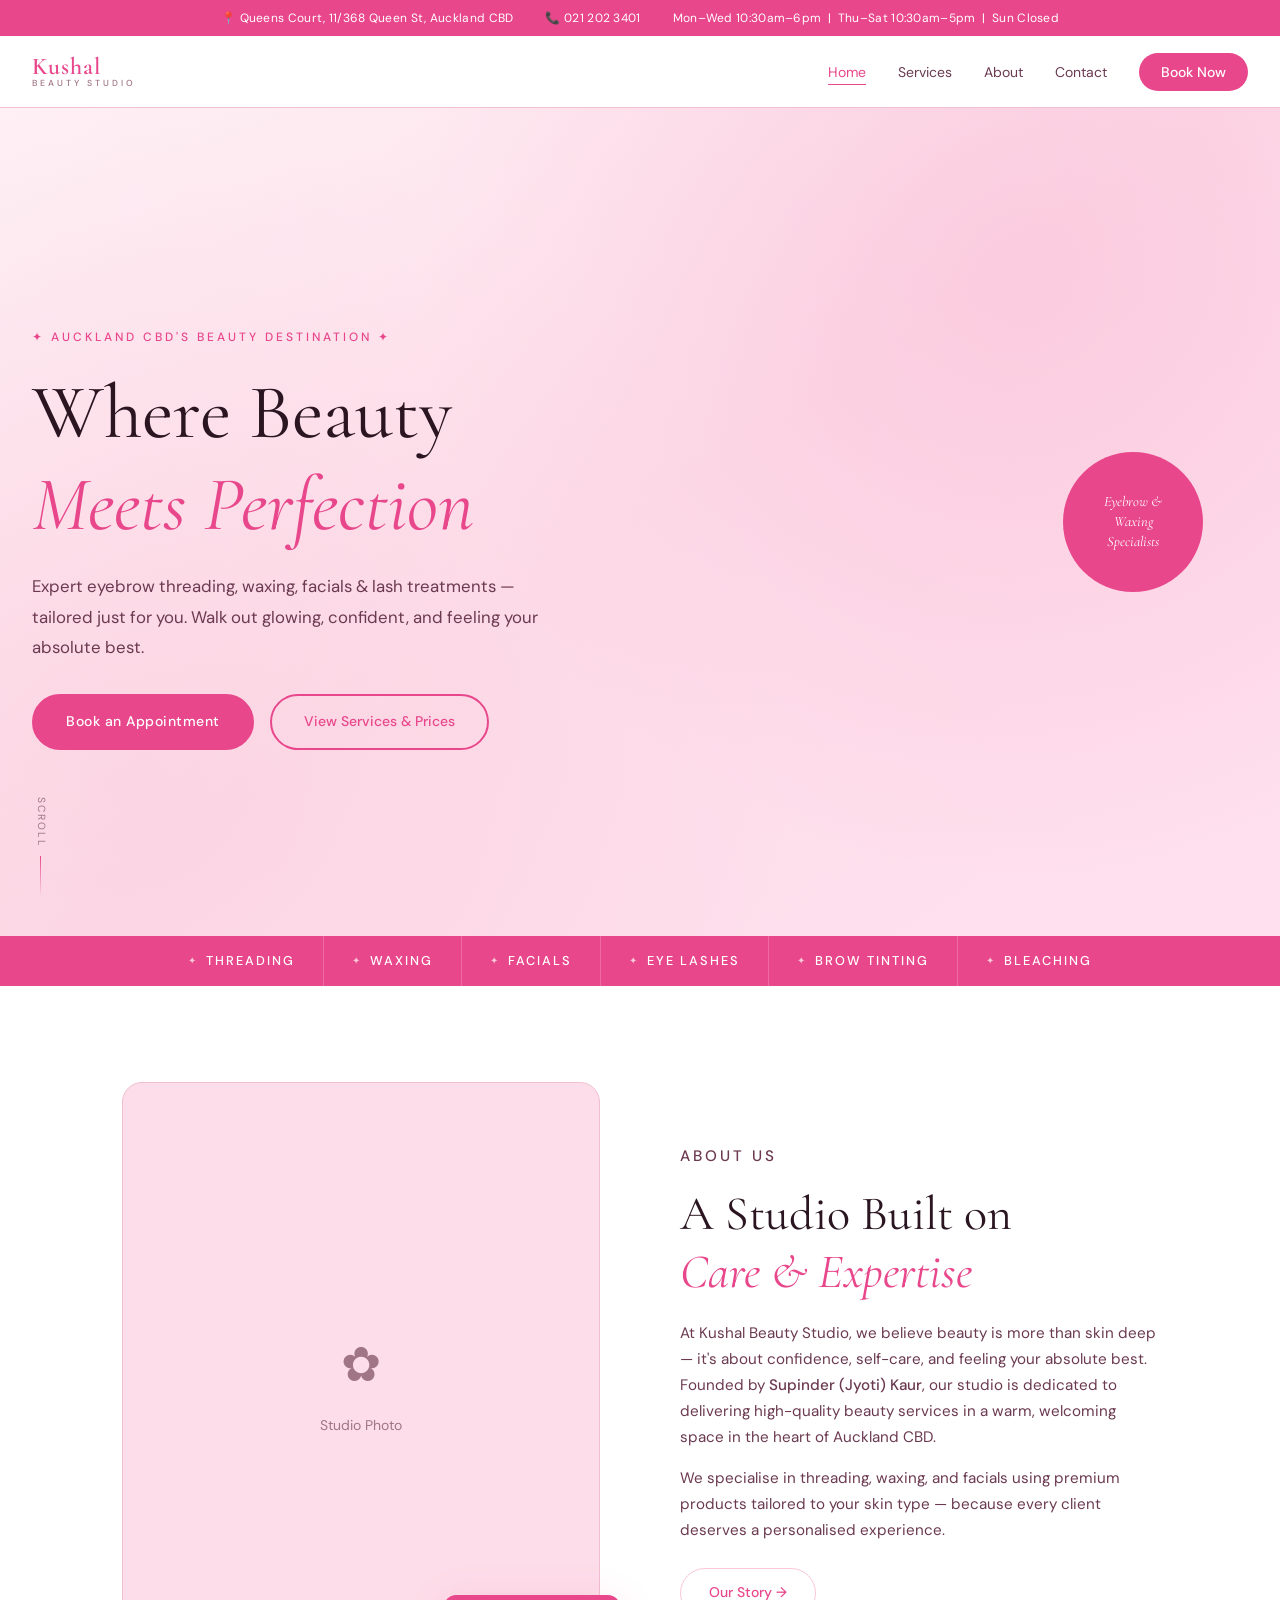
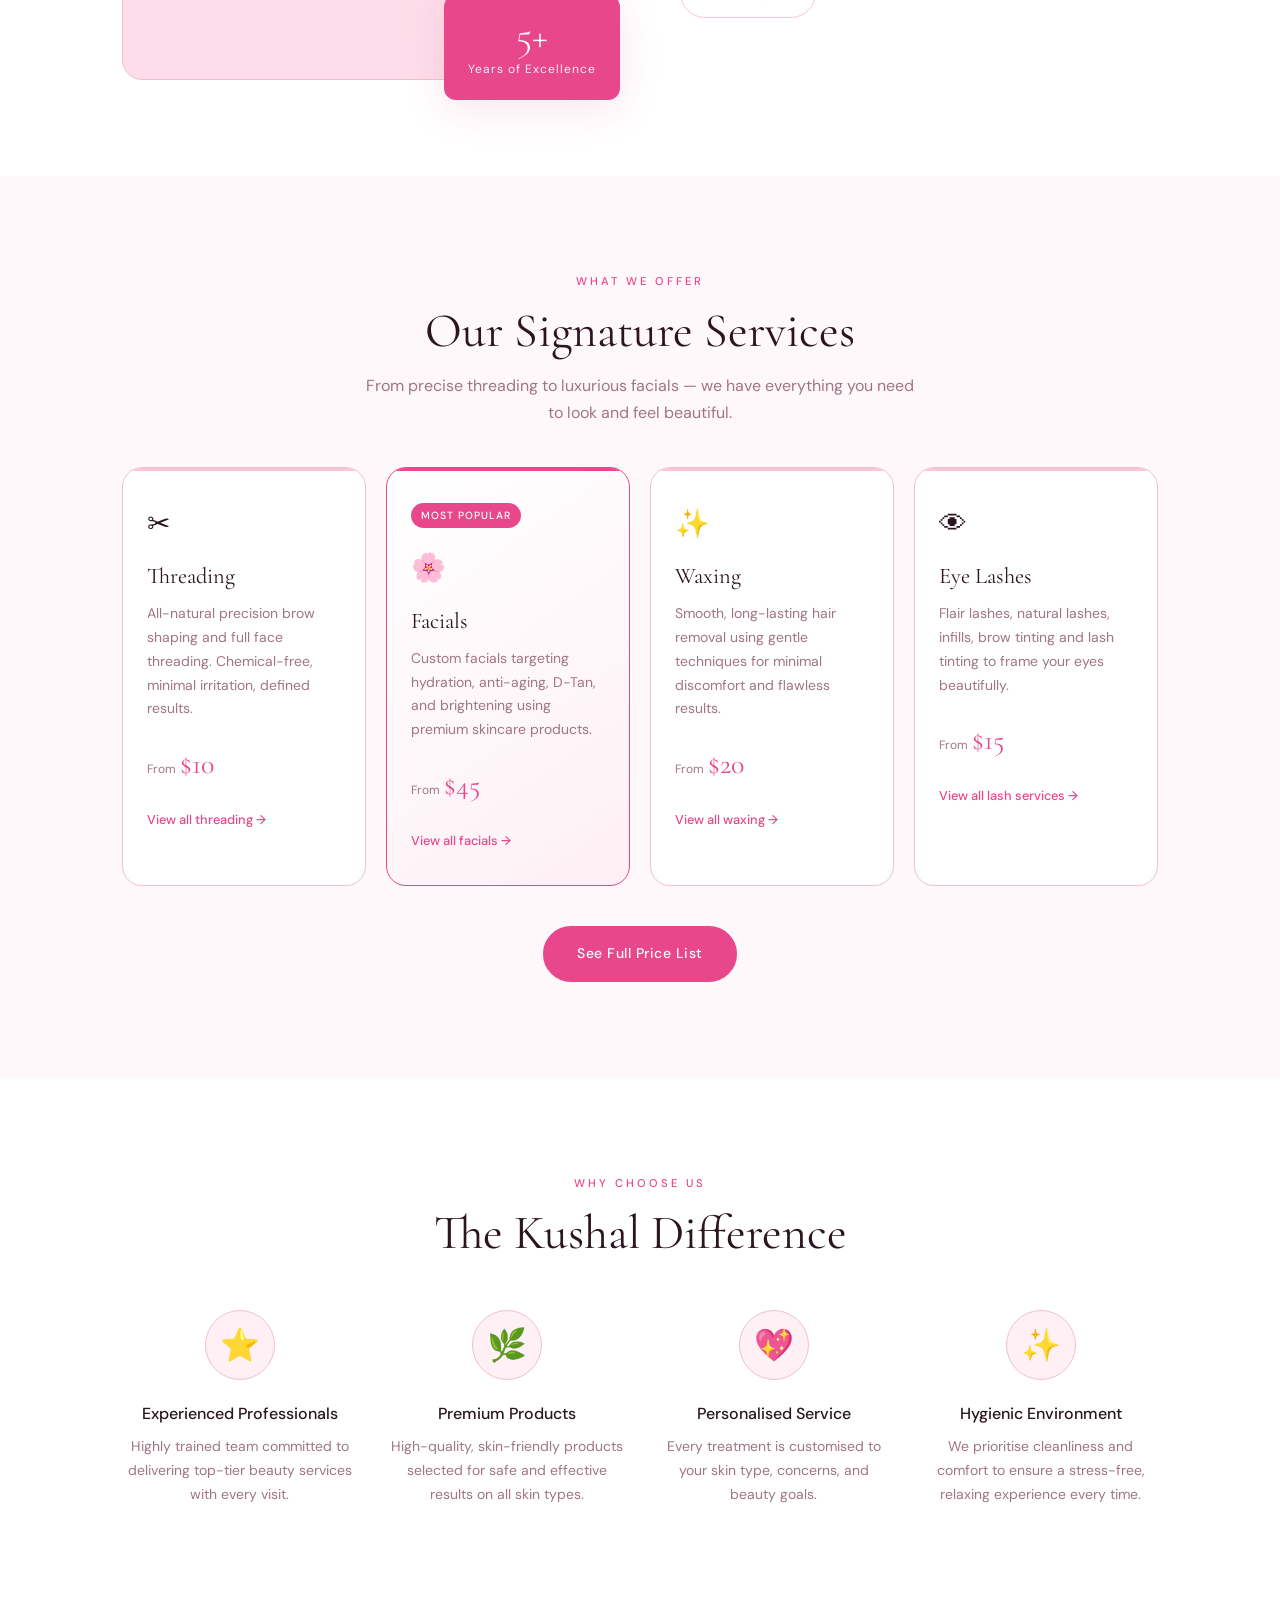
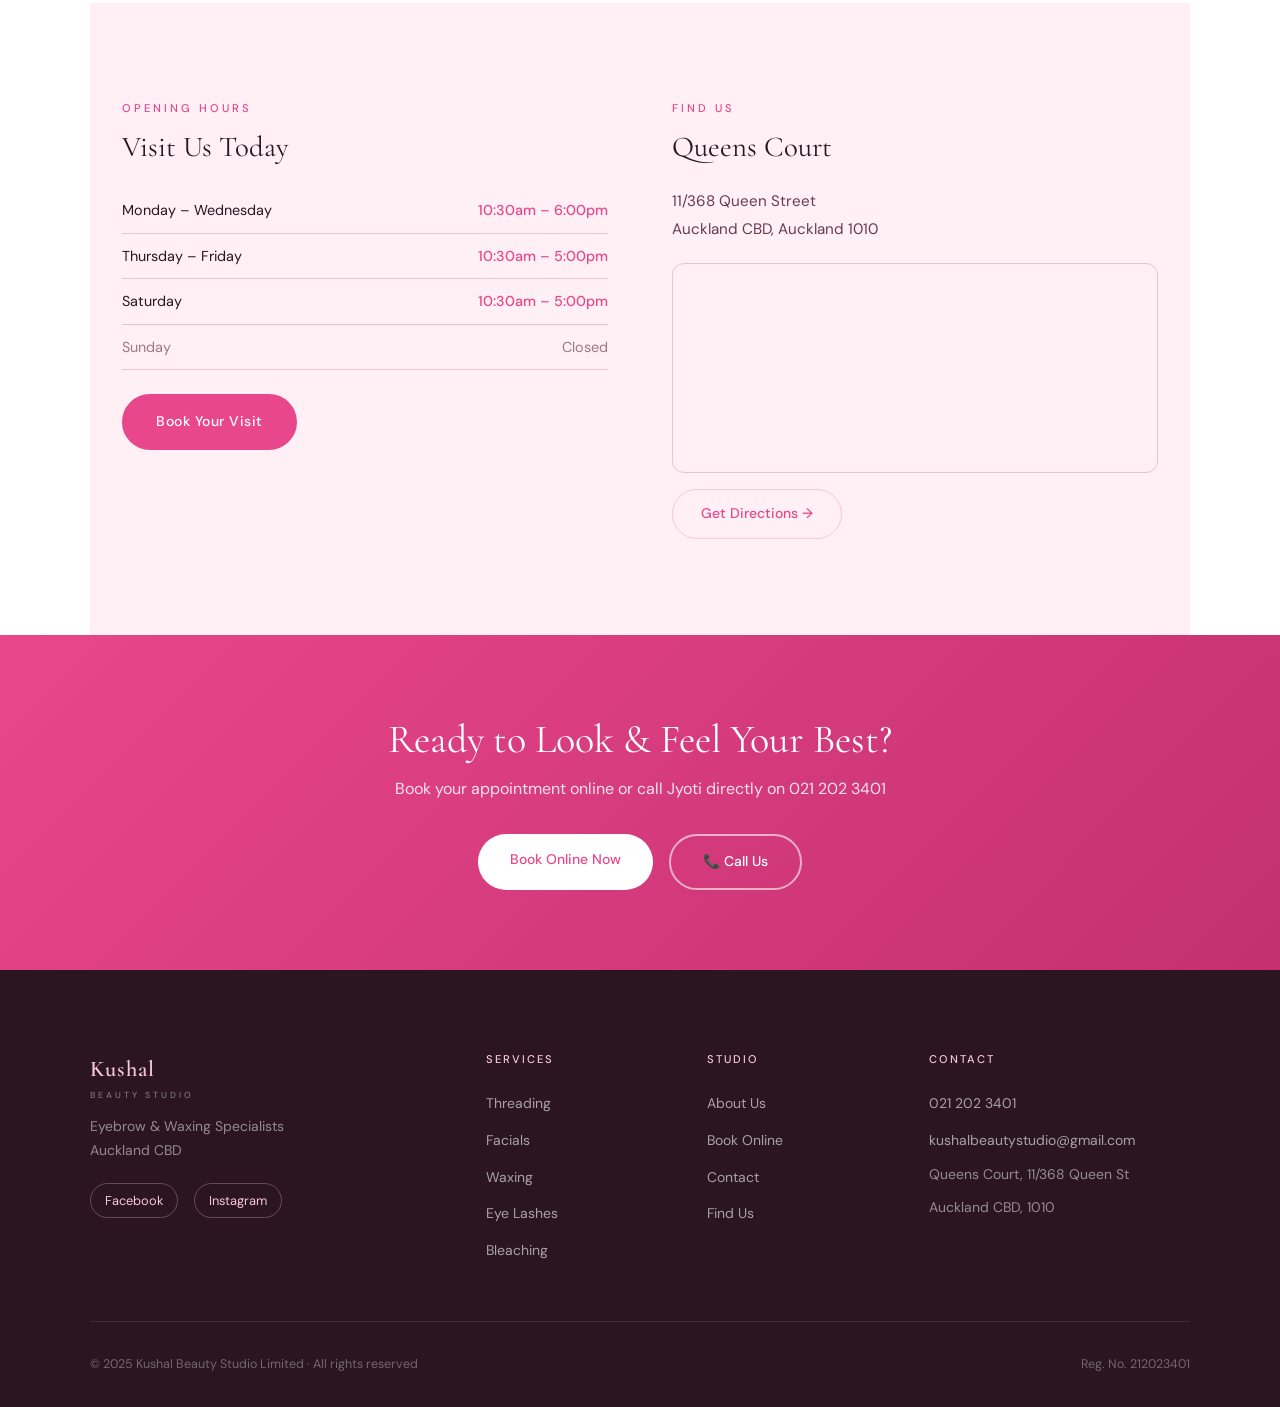
<file: index.html>
<!DOCTYPE html>
<html lang="en">
<head>
<meta charset="UTF-8">
<meta name="viewport" content="width=device-width, initial-scale=1.0">
<title>Kushal Beauty Studio — Eyebrow & Waxing Specialists, Auckland CBD</title>
<link rel="preconnect" href="https://fonts.googleapis.com">
<link href="https://fonts.googleapis.com/css2?family=Cormorant+Garamond:ital,wght@0,300;0,400;0,600;1,300;1,400&family=DM+Sans:wght@300;400;500&display=swap" rel="stylesheet">
<link rel="stylesheet" href="style.css">
</head>
<body>

<!-- TOP BAR -->
<div class="topbar">
  <span>📍 Queens Court, 11/368 Queen St, Auckland CBD</span>
  <span>📞 <a href="tel:0212023401">021 202 3401</a></span>
  <span>Mon–Wed 10:30am–6pm &nbsp;|&nbsp; Thu–Sat 10:30am–5pm &nbsp;|&nbsp; Sun Closed</span>
</div>

<!-- NAV -->
<nav class="nav" id="nav">
  <a href="index.html" class="nav-logo">
    <span class="logo-main">Kushal</span>
    <span class="logo-sub">BEAUTY STUDIO</span>
  </a>
  <button class="hamburger" id="hamburger" aria-label="Menu">
    <span></span><span></span><span></span>
  </button>
  <ul class="nav-links" id="navLinks">
    <li><a href="index.html" class="active">Home</a></li>
    <li><a href="services.html">Services</a></li>
    <li><a href="about.html">About</a></li>
    <li><a href="contact.html">Contact</a></li>
    <li><a href="booking.html" class="nav-book">Book Now</a></li>
  </ul>
</nav>

<!-- HERO -->
<section class="hero">
  <div class="hero-bg"></div>
  <div class="hero-content">
    <p class="hero-eyebrow">✦ Auckland CBD's Beauty Destination ✦</p>
    <h1>Where Beauty<br><em>Meets Perfection</em></h1>
    <p class="hero-sub">Expert eyebrow threading, waxing, facials & lash treatments — tailored just for you. Walk out glowing, confident, and feeling your absolute best.</p>
    <div class="hero-btns">
      <a href="booking.html" class="btn-primary">Book an Appointment</a>
      <a href="services.html" class="btn-ghost">View Services & Prices</a>
    </div>
  </div>
  <div class="hero-badge">
    <span class="badge-text">Eyebrow &<br>Waxing<br>Specialists</span>
  </div>
  <div class="hero-scroll">
    <span>Scroll</span>
    <div class="scroll-line"></div>
  </div>
</section>

<!-- INTRO STRIP -->
<section class="intro-strip">
  <div class="strip-item"><span class="strip-icon">✦</span><span>Threading</span></div>
  <div class="strip-item"><span class="strip-icon">✦</span><span>Waxing</span></div>
  <div class="strip-item"><span class="strip-icon">✦</span><span>Facials</span></div>
  <div class="strip-item"><span class="strip-icon">✦</span><span>Eye Lashes</span></div>
  <div class="strip-item"><span class="strip-icon">✦</span><span>Brow Tinting</span></div>
  <div class="strip-item"><span class="strip-icon">✦</span><span>Bleaching</span></div>
</section>

<!-- ABOUT SNIPPET -->
<section class="about-snap">
  <div class="about-snap-img">
    <div class="img-placeholder">
      <div class="img-inner">
        <span>✿</span>
        <p>Studio Photo</p>
      </div>
    </div>
    <div class="about-accent-box">
      <p class="accent-num">5+</p>
      <p class="accent-label">Years of Excellence</p>
    </div>
  </div>
  <div class="about-snap-text">
    <p class="section-label">About Us</p>
    <h2>A Studio Built on<br><em>Care & Expertise</em></h2>
    <p>At Kushal Beauty Studio, we believe beauty is more than skin deep — it's about confidence, self-care, and feeling your absolute best. Founded by <strong>Supinder (Jyoti) Kaur</strong>, our studio is dedicated to delivering high-quality beauty services in a warm, welcoming space in the heart of Auckland CBD.</p>
    <p>We specialise in threading, waxing, and facials using premium products tailored to your skin type — because every client deserves a personalised experience.</p>
    <a href="about.html" class="btn-outline">Our Story →</a>
  </div>
</section>

<!-- FEATURED SERVICES -->
<section class="featured-services">
  <div class="container">
    <p class="section-label centered">What We Offer</p>
    <h2 class="centered">Our Signature Services</h2>
    <p class="section-sub centered">From precise threading to luxurious facials — we have everything you need to look and feel beautiful.</p>
    <div class="services-grid">

      <div class="svc-card">
        <div class="svc-icon">✂</div>
        <h3>Threading</h3>
        <p>All-natural precision brow shaping and full face threading. Chemical-free, minimal irritation, defined results.</p>
        <div class="svc-price-row">
          <span class="svc-from">From</span>
          <span class="svc-price">$10</span>
        </div>
        <a href="services.html#threading" class="svc-link">View all threading →</a>
      </div>

      <div class="svc-card featured">
        <div class="svc-badge">Most Popular</div>
        <div class="svc-icon">🌸</div>
        <h3>Facials</h3>
        <p>Custom facials targeting hydration, anti-aging, D-Tan, and brightening using premium skincare products.</p>
        <div class="svc-price-row">
          <span class="svc-from">From</span>
          <span class="svc-price">$45</span>
        </div>
        <a href="services.html#facials" class="svc-link">View all facials →</a>
      </div>

      <div class="svc-card">
        <div class="svc-icon">✨</div>
        <h3>Waxing</h3>
        <p>Smooth, long-lasting hair removal using gentle techniques for minimal discomfort and flawless results.</p>
        <div class="svc-price-row">
          <span class="svc-from">From</span>
          <span class="svc-price">$20</span>
        </div>
        <a href="services.html#waxing" class="svc-link">View all waxing →</a>
      </div>

      <div class="svc-card">
        <div class="svc-icon">👁</div>
        <h3>Eye Lashes</h3>
        <p>Flair lashes, natural lashes, infills, brow tinting and lash tinting to frame your eyes beautifully.</p>
        <div class="svc-price-row">
          <span class="svc-from">From</span>
          <span class="svc-price">$15</span>
        </div>
        <a href="services.html#lashes" class="svc-link">View all lash services →</a>
      </div>

    </div>
    <div class="centered" style="margin-top:2.5rem;">
      <a href="services.html" class="btn-primary">See Full Price List</a>
    </div>
  </div>
</section>

<!-- WHY CHOOSE US -->
<section class="why-us">
  <div class="container">
    <p class="section-label centered">Why Choose Us</p>
    <h2 class="centered">The Kushal Difference</h2>
    <div class="why-grid">
      <div class="why-item">
        <div class="why-icon">⭐</div>
        <h4>Experienced Professionals</h4>
        <p>Highly trained team committed to delivering top-tier beauty services with every visit.</p>
      </div>
      <div class="why-item">
        <div class="why-icon">🌿</div>
        <h4>Premium Products</h4>
        <p>High-quality, skin-friendly products selected for safe and effective results on all skin types.</p>
      </div>
      <div class="why-item">
        <div class="why-icon">💖</div>
        <h4>Personalised Service</h4>
        <p>Every treatment is customised to your skin type, concerns, and beauty goals.</p>
      </div>
      <div class="why-item">
        <div class="why-icon">✨</div>
        <h4>Hygienic Environment</h4>
        <p>We prioritise cleanliness and comfort to ensure a stress-free, relaxing experience every time.</p>
      </div>
    </div>
  </div>
</section>

<!-- HOURS + LOCATION SNAP -->
<section class="info-snap">
  <div class="info-snap-hours">
    <p class="section-label">Opening Hours</p>
    <h3>Visit Us Today</h3>
    <div class="hours-list">
      <div class="hours-row"><span>Monday – Wednesday</span><span class="hours-time">10:30am – 6:00pm</span></div>
      <div class="hours-row"><span>Thursday – Friday</span><span class="hours-time">10:30am – 5:00pm</span></div>
      <div class="hours-row"><span>Saturday</span><span class="hours-time">10:30am – 5:00pm</span></div>
      <div class="hours-row closed"><span>Sunday</span><span class="hours-time">Closed</span></div>
    </div>
    <a href="booking.html" class="btn-primary" style="margin-top:1.5rem;display:inline-block;">Book Your Visit</a>
  </div>
  <div class="info-snap-location">
    <p class="section-label">Find Us</p>
    <h3>Queens Court</h3>
    <p class="location-addr">11/368 Queen Street<br>Auckland CBD, Auckland 1010</p>
    <div class="map-embed">
      <iframe
        src="https://www.google.com/maps/embed?pb=!1m18!1m12!1m3!1d3192.4!2d174.7633!3d-36.8485!2m3!1f0!2f0!3f0!3m2!1i1024!2i768!4f13.1!3m3!1m2!1s0x6d0d47f0c4a5a6b1%3A0x1!2s368+Queen+Street%2C+Auckland+CBD!5e0!3m2!1sen!2snz!4v1"
        width="100%" height="200" style="border:0;border-radius:12px;" allowfullscreen="" loading="lazy">
      </iframe>
    </div>
    <a href="contact.html" class="btn-outline" style="margin-top:1rem;display:inline-block;">Get Directions →</a>
  </div>
</section>

<!-- CTA BANNER -->
<section class="cta-banner">
  <div class="cta-inner">
    <h2>Ready to Look & Feel Your Best?</h2>
    <p>Book your appointment online or call Jyoti directly on 021 202 3401</p>
    <div class="cta-btns">
      <a href="booking.html" class="btn-primary-white">Book Online Now</a>
      <a href="tel:0212023401" class="btn-ghost-white">📞 Call Us</a>
    </div>
  </div>
</section>

<!-- FOOTER -->
<footer class="footer">
  <div class="footer-top">
    <div class="footer-brand-col">
      <div class="footer-logo">
        <span class="logo-main">Kushal</span>
        <span class="logo-sub">BEAUTY STUDIO</span>
      </div>
      <p class="footer-tagline">Eyebrow & Waxing Specialists<br>Auckland CBD</p>
      <div class="footer-socials">
        <a href="https://www.facebook.com/people/Kushal-Beauty-Studio/100058740196553/" target="_blank" class="social-link">Facebook</a>
        <a href="https://www.instagram.com/kushalbeautystudio" target="_blank" class="social-link">Instagram</a>
      </div>
    </div>
    <div class="footer-col">
      <h4>Services</h4>
      <ul>
        <li><a href="services.html#threading">Threading</a></li>
        <li><a href="services.html#facials">Facials</a></li>
        <li><a href="services.html#waxing">Waxing</a></li>
        <li><a href="services.html#lashes">Eye Lashes</a></li>
        <li><a href="services.html#bleaching">Bleaching</a></li>
      </ul>
    </div>
    <div class="footer-col">
      <h4>Studio</h4>
      <ul>
        <li><a href="about.html">About Us</a></li>
        <li><a href="booking.html">Book Online</a></li>
        <li><a href="contact.html">Contact</a></li>
        <li><a href="contact.html">Find Us</a></li>
      </ul>
    </div>
    <div class="footer-col">
      <h4>Contact</h4>
      <ul>
        <li><a href="tel:0212023401">021 202 3401</a></li>
        <li><a href="mailto:kushalbeautystudio@gmail.com">kushalbeautystudio@gmail.com</a></li>
        <li>Queens Court, 11/368 Queen St</li>
        <li>Auckland CBD, 1010</li>
      </ul>
    </div>
  </div>
  <div class="footer-bottom">
    <p>© 2025 Kushal Beauty Studio Limited · All rights reserved</p>
    <p>Reg. No. 212023401</p>
  </div>
</footer>

<script src="main.js"></script>
</body>
</html>
</file>
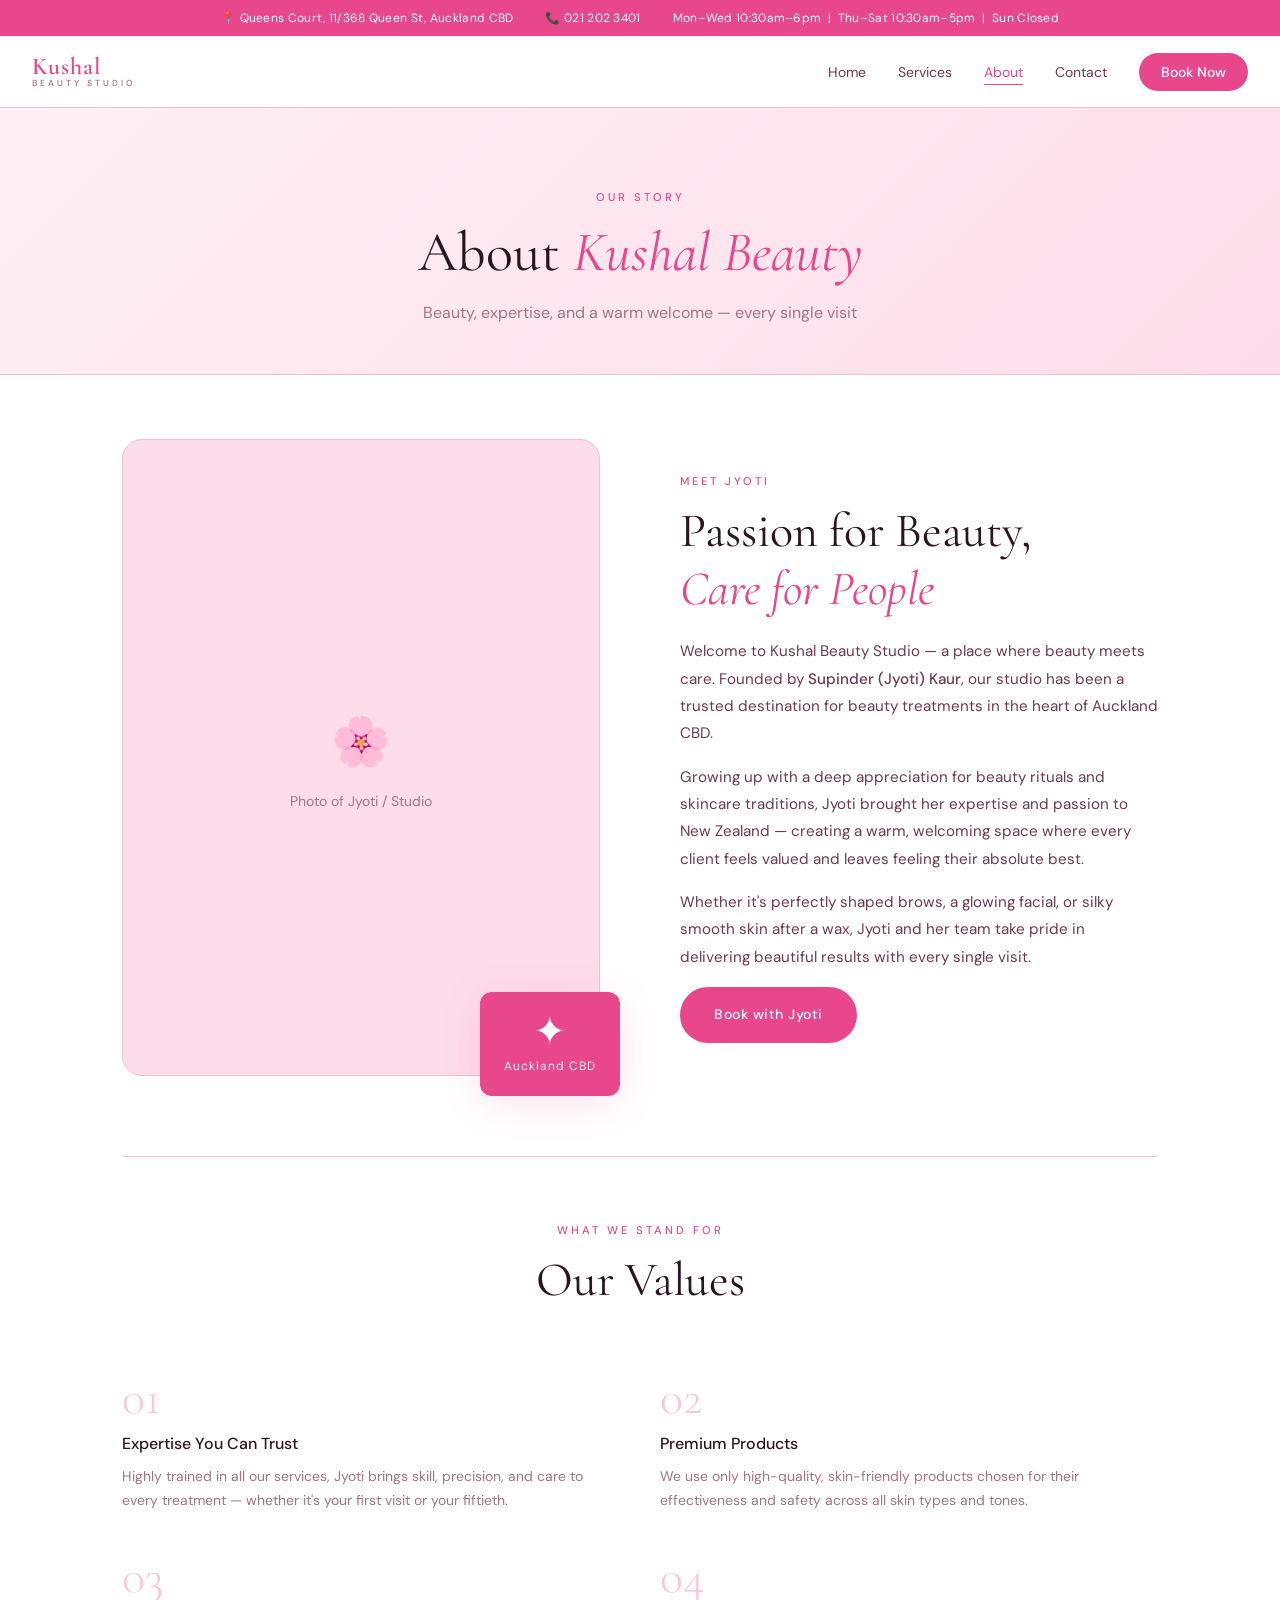
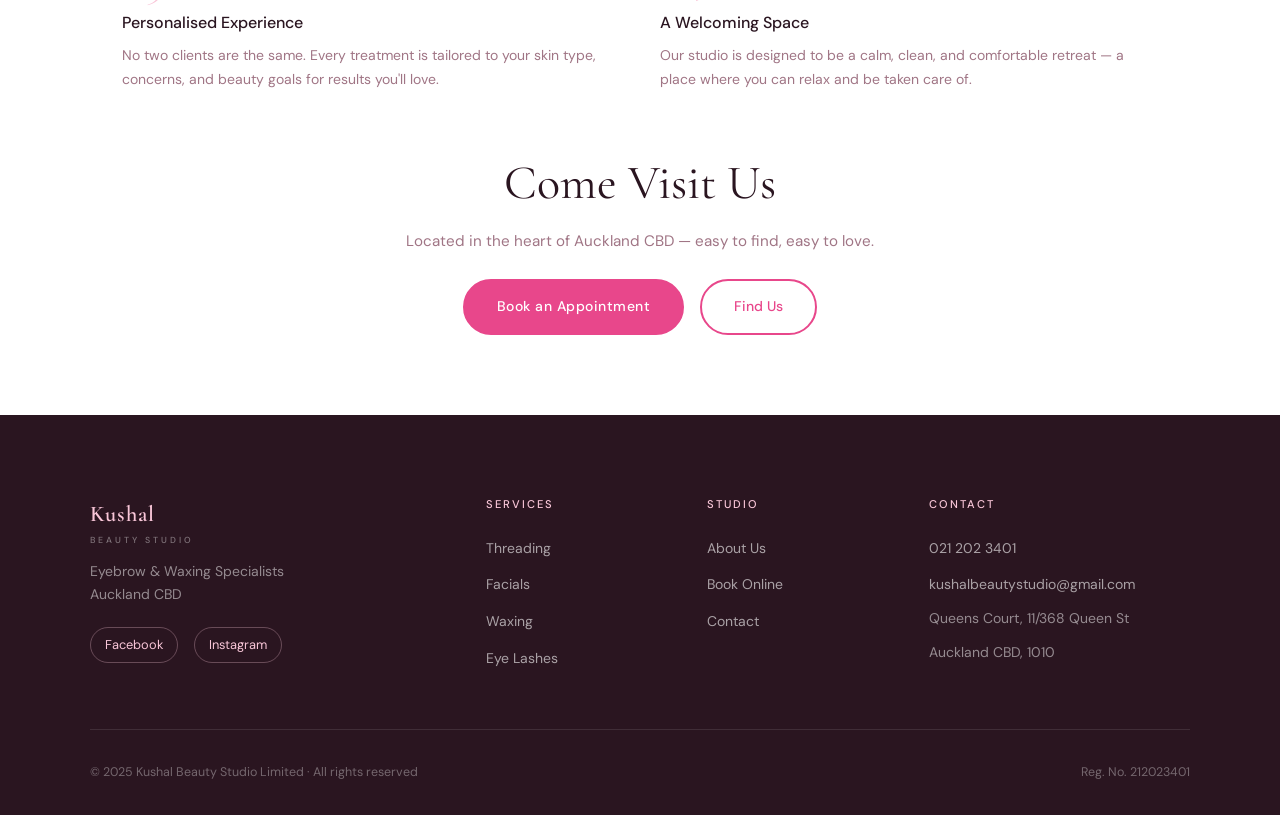
<file: about.html>
<!DOCTYPE html>
<html lang="en">
<head>
<meta charset="UTF-8">
<meta name="viewport" content="width=device-width, initial-scale=1.0">
<title>About Us — Kushal Beauty Studio Auckland CBD</title>
<link href="https://fonts.googleapis.com/css2?family=Cormorant+Garamond:ital,wght@0,300;0,400;0,600;1,300;1,400&family=DM+Sans:wght@300;400;500&display=swap" rel="stylesheet">
<link rel="stylesheet" href="style.css">
</head>
<body>

<div class="topbar">
  <span>📍 Queens Court, 11/368 Queen St, Auckland CBD</span>
  <span>📞 <a href="tel:0212023401">021 202 3401</a></span>
  <span>Mon–Wed 10:30am–6pm &nbsp;|&nbsp; Thu–Sat 10:30am–5pm &nbsp;|&nbsp; Sun Closed</span>
</div>

<nav class="nav" id="nav">
  <a href="index.html" class="nav-logo">
    <span class="logo-main">Kushal</span>
    <span class="logo-sub">BEAUTY STUDIO</span>
  </a>
  <button class="hamburger" id="hamburger" aria-label="Menu">
    <span></span><span></span><span></span>
  </button>
  <ul class="nav-links" id="navLinks">
    <li><a href="index.html">Home</a></li>
    <li><a href="services.html">Services</a></li>
    <li><a href="about.html" class="active">About</a></li>
    <li><a href="contact.html">Contact</a></li>
    <li><a href="booking.html" class="nav-book">Book Now</a></li>
  </ul>
</nav>

<div class="page-header">
  <span class="section-label">Our Story</span>
  <h1>About <em>Kushal Beauty</em></h1>
  <p style="color:var(--text-muted);font-size:1rem;margin-top:0.75rem;">Beauty, expertise, and a warm welcome — every single visit</p>
</div>

<main class="about-page">

  <div class="about-grid">
    <div class="about-img-wrap">
      <div class="about-img-placeholder">
        <div style="text-align:center;color:var(--text-muted);">
          <span style="font-size:3rem;display:block;margin-bottom:0.5rem;">🌸</span>
          <p style="font-size:0.875rem;">Photo of Jyoti / Studio</p>
        </div>
      </div>
      <div class="about-accent-box">
        <p class="accent-num">✦</p>
        <p class="accent-label">Auckland CBD</p>
      </div>
    </div>
    <div class="about-text">
      <span class="section-label">Meet Jyoti</span>
      <h2>Passion for Beauty,<br><em>Care for People</em></h2>
      <p>Welcome to Kushal Beauty Studio — a place where beauty meets care. Founded by <strong>Supinder (Jyoti) Kaur</strong>, our studio has been a trusted destination for beauty treatments in the heart of Auckland CBD.</p>
      <p>Growing up with a deep appreciation for beauty rituals and skincare traditions, Jyoti brought her expertise and passion to New Zealand — creating a warm, welcoming space where every client feels valued and leaves feeling their absolute best.</p>
      <p>Whether it's perfectly shaped brows, a glowing facial, or silky smooth skin after a wax, Jyoti and her team take pride in delivering beautiful results with every single visit.</p>
      <a href="booking.html" class="btn-primary">Book with Jyoti</a>
    </div>
  </div>

  <!-- VALUES -->
  <div style="border-top:1px solid var(--border);padding-top:4rem;">
    <p class="section-label centered">What We Stand For</p>
    <h2 class="centered" style="margin-bottom:3rem;">Our Values</h2>
    <div class="values-grid">
      <div class="value-item">
        <div class="value-num">01</div>
        <h4>Expertise You Can Trust</h4>
        <p>Highly trained in all our services, Jyoti brings skill, precision, and care to every treatment — whether it's your first visit or your fiftieth.</p>
      </div>
      <div class="value-item">
        <div class="value-num">02</div>
        <h4>Premium Products</h4>
        <p>We use only high-quality, skin-friendly products chosen for their effectiveness and safety across all skin types and tones.</p>
      </div>
      <div class="value-item">
        <div class="value-num">03</div>
        <h4>Personalised Experience</h4>
        <p>No two clients are the same. Every treatment is tailored to your skin type, concerns, and beauty goals for results you'll love.</p>
      </div>
      <div class="value-item">
        <div class="value-num">04</div>
        <h4>A Welcoming Space</h4>
        <p>Our studio is designed to be a calm, clean, and comfortable retreat — a place where you can relax and be taken care of.</p>
      </div>
    </div>
  </div>

  <!-- CTA -->
  <div style="text-align:center;padding:4rem 0 1rem;">
    <h2 style="margin-bottom:1rem;">Come Visit Us</h2>
    <p style="color:var(--text-muted);margin-bottom:1.5rem;font-size:0.95rem;">Located in the heart of Auckland CBD — easy to find, easy to love.</p>
    <div style="display:flex;gap:1rem;justify-content:center;flex-wrap:wrap;">
      <a href="booking.html" class="btn-primary">Book an Appointment</a>
      <a href="contact.html" class="btn-ghost">Find Us</a>
    </div>
  </div>

</main>

<footer class="footer">
  <div class="footer-top">
    <div class="footer-brand-col">
      <div class="footer-logo">
        <span class="logo-main">Kushal</span>
        <span class="logo-sub">BEAUTY STUDIO</span>
      </div>
      <p class="footer-tagline">Eyebrow & Waxing Specialists<br>Auckland CBD</p>
      <div class="footer-socials">
        <a href="https://www.facebook.com/people/Kushal-Beauty-Studio/100058740196553/" target="_blank" class="social-link">Facebook</a>
        <a href="https://www.instagram.com/kushalbeautystudio" target="_blank" class="social-link">Instagram</a>
      </div>
    </div>
    <div class="footer-col">
      <h4>Services</h4>
      <ul>
        <li><a href="services.html#threading">Threading</a></li>
        <li><a href="services.html#facials">Facials</a></li>
        <li><a href="services.html#waxing">Waxing</a></li>
        <li><a href="services.html#lashes">Eye Lashes</a></li>
      </ul>
    </div>
    <div class="footer-col">
      <h4>Studio</h4>
      <ul>
        <li><a href="about.html">About Us</a></li>
        <li><a href="booking.html">Book Online</a></li>
        <li><a href="contact.html">Contact</a></li>
      </ul>
    </div>
    <div class="footer-col">
      <h4>Contact</h4>
      <ul>
        <li><a href="tel:0212023401">021 202 3401</a></li>
        <li><a href="mailto:kushalbeautystudio@gmail.com">kushalbeautystudio@gmail.com</a></li>
        <li>Queens Court, 11/368 Queen St</li>
        <li>Auckland CBD, 1010</li>
      </ul>
    </div>
  </div>
  <div class="footer-bottom">
    <p>© 2025 Kushal Beauty Studio Limited · All rights reserved</p>
    <p>Reg. No. 212023401</p>
  </div>
</footer>

<script src="main.js"></script>
</body>
</html>
</file>
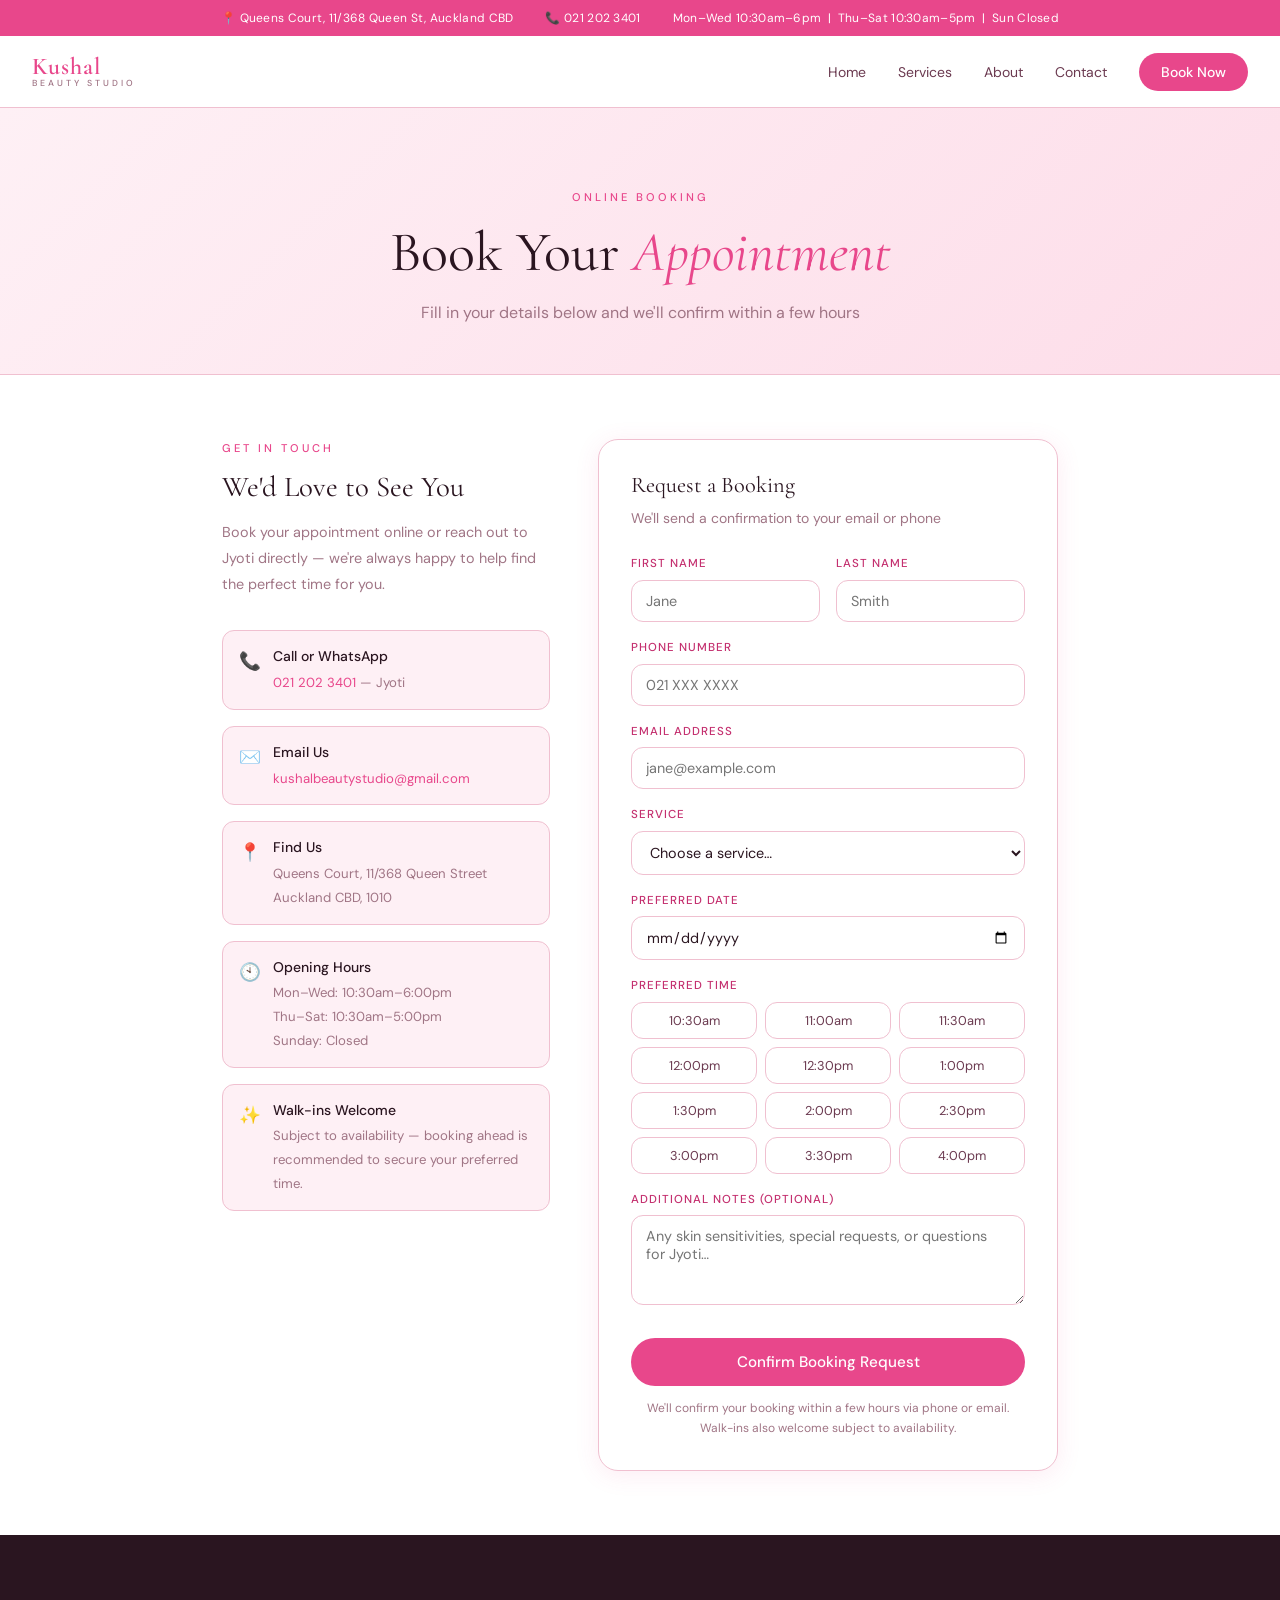
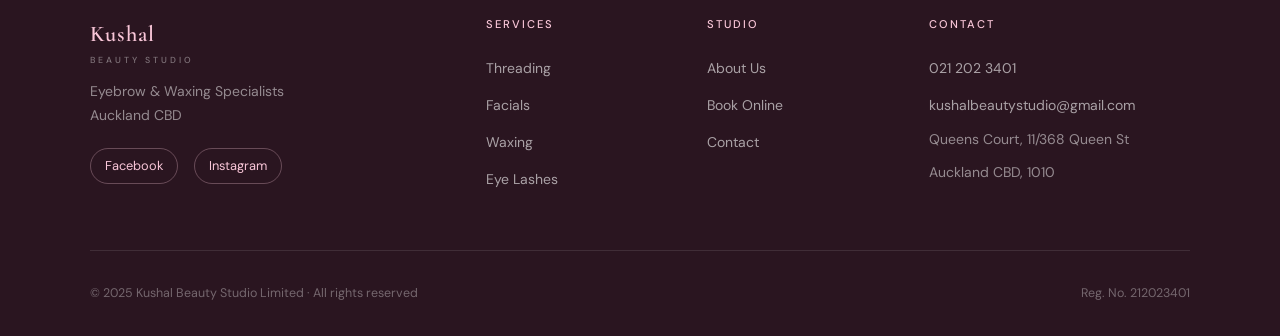
<file: booking.html>
<!DOCTYPE html>
<html lang="en">
<head>
<meta charset="UTF-8">
<meta name="viewport" content="width=device-width, initial-scale=1.0">
<title>Book an Appointment — Kushal Beauty Studio Auckland CBD</title>
<link href="https://fonts.googleapis.com/css2?family=Cormorant+Garamond:ital,wght@0,300;0,400;0,600;1,300;1,400&family=DM+Sans:wght@300;400;500&display=swap" rel="stylesheet">
<link rel="stylesheet" href="style.css">
</head>
<body>

<div class="topbar">
  <span>📍 Queens Court, 11/368 Queen St, Auckland CBD</span>
  <span>📞 <a href="tel:0212023401">021 202 3401</a></span>
  <span>Mon–Wed 10:30am–6pm &nbsp;|&nbsp; Thu–Sat 10:30am–5pm &nbsp;|&nbsp; Sun Closed</span>
</div>

<nav class="nav" id="nav">
  <a href="index.html" class="nav-logo">
    <span class="logo-main">Kushal</span>
    <span class="logo-sub">BEAUTY STUDIO</span>
  </a>
  <button class="hamburger" id="hamburger" aria-label="Menu">
    <span></span><span></span><span></span>
  </button>
  <ul class="nav-links" id="navLinks">
    <li><a href="index.html">Home</a></li>
    <li><a href="services.html">Services</a></li>
    <li><a href="about.html">About</a></li>
    <li><a href="contact.html">Contact</a></li>
    <li><a href="booking.html" class="nav-book active">Book Now</a></li>
  </ul>
</nav>

<div class="page-header">
  <span class="section-label">Online Booking</span>
  <h1>Book Your <em>Appointment</em></h1>
  <p style="color:var(--text-muted);font-size:1rem;margin-top:0.75rem;">Fill in your details below and we'll confirm within a few hours</p>
</div>

<main class="booking-page">

  <div class="booking-info">
    <span class="section-label">Get in Touch</span>
    <h2>We'd Love to See You</h2>
    <p>Book your appointment online or reach out to Jyoti directly — we're always happy to help find the perfect time for you.</p>

    <div class="booking-details">
      <div class="bk-detail">
        <span class="bk-icon">📞</span>
        <div>
          <h4>Call or WhatsApp</h4>
          <p><a href="tel:0212023401" style="color:var(--hot-pink);">021 202 3401</a> — Jyoti</p>
        </div>
      </div>
      <div class="bk-detail">
        <span class="bk-icon">✉️</span>
        <div>
          <h4>Email Us</h4>
          <p><a href="mailto:kushalbeautystudio@gmail.com" style="color:var(--hot-pink);">kushalbeautystudio@gmail.com</a></p>
        </div>
      </div>
      <div class="bk-detail">
        <span class="bk-icon">📍</span>
        <div>
          <h4>Find Us</h4>
          <p>Queens Court, 11/368 Queen Street<br>Auckland CBD, 1010</p>
        </div>
      </div>
      <div class="bk-detail">
        <span class="bk-icon">🕙</span>
        <div>
          <h4>Opening Hours</h4>
          <p>Mon–Wed: 10:30am–6:00pm<br>Thu–Sat: 10:30am–5:00pm<br>Sunday: Closed</p>
        </div>
      </div>
      <div class="bk-detail">
        <span class="bk-icon">✨</span>
        <div>
          <h4>Walk-ins Welcome</h4>
          <p>Subject to availability — booking ahead is recommended to secure your preferred time.</p>
        </div>
      </div>
    </div>
  </div>

  <div class="booking-form-wrap">
    <h3>Request a Booking</h3>
    <p>We'll send a confirmation to your email or phone</p>

    <!-- 
      NETLIFY FORMS: The form below uses Netlify's built-in form handling.
      When deployed to Netlify, every submission is automatically:
        1. Emailed to kushalbeautystudio@gmail.com
        2. Stored in the Netlify dashboard
      No extra setup needed beyond deploying to Netlify!
    -->
    <form id="bookingForm" name="booking" method="POST" data-netlify="true" data-netlify-honeypot="bot-field" onsubmit="handleSubmit(event)">
      <input type="hidden" name="form-name" value="booking" />
      <p style="display:none;"><input name="bot-field" /></p>

      <div class="form-row">
        <div class="form-group">
          <label>First Name</label>
          <input type="text" name="first-name" id="firstName" placeholder="Jane" required />
        </div>
        <div class="form-group">
          <label>Last Name</label>
          <input type="text" name="last-name" id="lastName" placeholder="Smith" required />
        </div>
      </div>

      <div class="form-group">
        <label>Phone Number</label>
        <input type="tel" name="phone" id="phone" placeholder="021 XXX XXXX" required />
      </div>

      <div class="form-group">
        <label>Email Address</label>
        <input type="email" name="email" id="email" placeholder="jane@example.com" />
      </div>

      <div class="form-group">
        <label>Service</label>
        <select name="service" id="service" required>
          <option value="">Choose a service…</option>
          <optgroup label="Face Services / Threading">
            <option>Upper Lip — Thread $10 / Wax $15</option>
            <option>Forehead — Thread $10 / Wax $15</option>
            <option>Chin — Thread $10 / Wax $15</option>
            <option>Full Face — $45</option>
            <option>Full Face with Chin — $50</option>
            <option>Nose Outside — $15</option>
            <option>Nose Inside — $20</option>
          </optgroup>
          <optgroup label="Eye Lashes">
            <option>Flair Lashes — $50</option>
            <option>Natural Lashes — $70</option>
            <option>Lash Removal — $20</option>
            <option>Infill — $25</option>
            <option>Brow Tint — $15</option>
            <option>Lash Tint — $15</option>
          </optgroup>
          <optgroup label="Waxing">
            <option>Under Arms — $20</option>
            <option>Full Legs — $45</option>
            <option>Half Legs — $30</option>
            <option>Full Hands — $30</option>
            <option>Brazilian — $60</option>
            <option>Bikini Line — $25</option>
            <option>Back Wax — $35</option>
          </optgroup>
          <optgroup label="Facials">
            <option>Mini Facial — $45</option>
            <option>Mix Fruit Facial — $65</option>
            <option>Gold Facial — $70</option>
            <option>Papaya Facial — $65</option>
            <option>Wine Facial — $70</option>
            <option>Herbal Facial — $80</option>
            <option>SensiGlow Facial — $70</option>
            <option>Skin Lifting Facial — $70</option>
            <option>D-Tan Facial — $70</option>
          </optgroup>
          <optgroup label="Bleaching">
            <option>Face Bleach — $20</option>
            <option>D-Tan Bleach — $25</option>
            <option>Full Arms/Body — $25</option>
            <option>Neck Bleach — $25</option>
          </optgroup>
        </select>
      </div>

      <div class="form-group">
        <label>Preferred Date</label>
        <input type="date" name="date" id="bookDate" required />
      </div>

      <div class="form-group">
        <label>Preferred Time</label>
        <div class="time-slots" id="timeSlots">
          <button type="button" class="time-slot" onclick="selectTime(this)">10:30am</button>
          <button type="button" class="time-slot" onclick="selectTime(this)">11:00am</button>
          <button type="button" class="time-slot" onclick="selectTime(this)">11:30am</button>
          <button type="button" class="time-slot" onclick="selectTime(this)">12:00pm</button>
          <button type="button" class="time-slot" onclick="selectTime(this)">12:30pm</button>
          <button type="button" class="time-slot" onclick="selectTime(this)">1:00pm</button>
          <button type="button" class="time-slot" onclick="selectTime(this)">1:30pm</button>
          <button type="button" class="time-slot" onclick="selectTime(this)">2:00pm</button>
          <button type="button" class="time-slot" onclick="selectTime(this)">2:30pm</button>
          <button type="button" class="time-slot" onclick="selectTime(this)">3:00pm</button>
          <button type="button" class="time-slot" onclick="selectTime(this)">3:30pm</button>
          <button type="button" class="time-slot" onclick="selectTime(this)">4:00pm</button>
        </div>
        <input type="hidden" name="preferred-time" id="selectedTime" />
      </div>

      <div class="form-group">
        <label>Additional Notes (optional)</label>
        <textarea name="notes" id="notes" placeholder="Any skin sensitivities, special requests, or questions for Jyoti…"></textarea>
      </div>

      <button type="submit" class="btn-submit">Confirm Booking Request</button>
      <p class="form-note">We'll confirm your booking within a few hours via phone or email. Walk-ins also welcome subject to availability.</p>
    </form>

    <!-- SUCCESS STATE -->
    <div id="bookingSuccess" style="display:none;text-align:center;padding:2rem 0;">
      <div style="font-size:3rem;margin-bottom:1rem;">🌸</div>
      <h3 style="color:var(--hot-pink);margin-bottom:0.75rem;">Booking Request Sent!</h3>
      <p style="color:var(--text-muted);font-size:0.9rem;line-height:1.8;">Thank you! Jyoti will be in touch shortly to confirm your appointment.<br>If you need anything urgently, call <a href="tel:0212023401" style="color:var(--hot-pink);">021 202 3401</a>.</p>
      <a href="index.html" class="btn-primary" style="margin-top:1.5rem;">Back to Home</a>
    </div>
  </div>

</main>

<footer class="footer">
  <div class="footer-top">
    <div class="footer-brand-col">
      <div class="footer-logo">
        <span class="logo-main">Kushal</span>
        <span class="logo-sub">BEAUTY STUDIO</span>
      </div>
      <p class="footer-tagline">Eyebrow & Waxing Specialists<br>Auckland CBD</p>
      <div class="footer-socials">
        <a href="https://www.facebook.com/people/Kushal-Beauty-Studio/100058740196553/" target="_blank" class="social-link">Facebook</a>
        <a href="https://www.instagram.com/kushalbeautystudio" target="_blank" class="social-link">Instagram</a>
      </div>
    </div>
    <div class="footer-col">
      <h4>Services</h4>
      <ul>
        <li><a href="services.html#threading">Threading</a></li>
        <li><a href="services.html#facials">Facials</a></li>
        <li><a href="services.html#waxing">Waxing</a></li>
        <li><a href="services.html#lashes">Eye Lashes</a></li>
      </ul>
    </div>
    <div class="footer-col">
      <h4>Studio</h4>
      <ul>
        <li><a href="about.html">About Us</a></li>
        <li><a href="booking.html">Book Online</a></li>
        <li><a href="contact.html">Contact</a></li>
      </ul>
    </div>
    <div class="footer-col">
      <h4>Contact</h4>
      <ul>
        <li><a href="tel:0212023401">021 202 3401</a></li>
        <li><a href="mailto:kushalbeautystudio@gmail.com">kushalbeautystudio@gmail.com</a></li>
        <li>Queens Court, 11/368 Queen St</li>
        <li>Auckland CBD, 1010</li>
      </ul>
    </div>
  </div>
  <div class="footer-bottom">
    <p>© 2025 Kushal Beauty Studio Limited · All rights reserved</p>
    <p>Reg. No. 212023401</p>
  </div>
</footer>

<script src="main.js"></script>
</body>
</html>
</file>
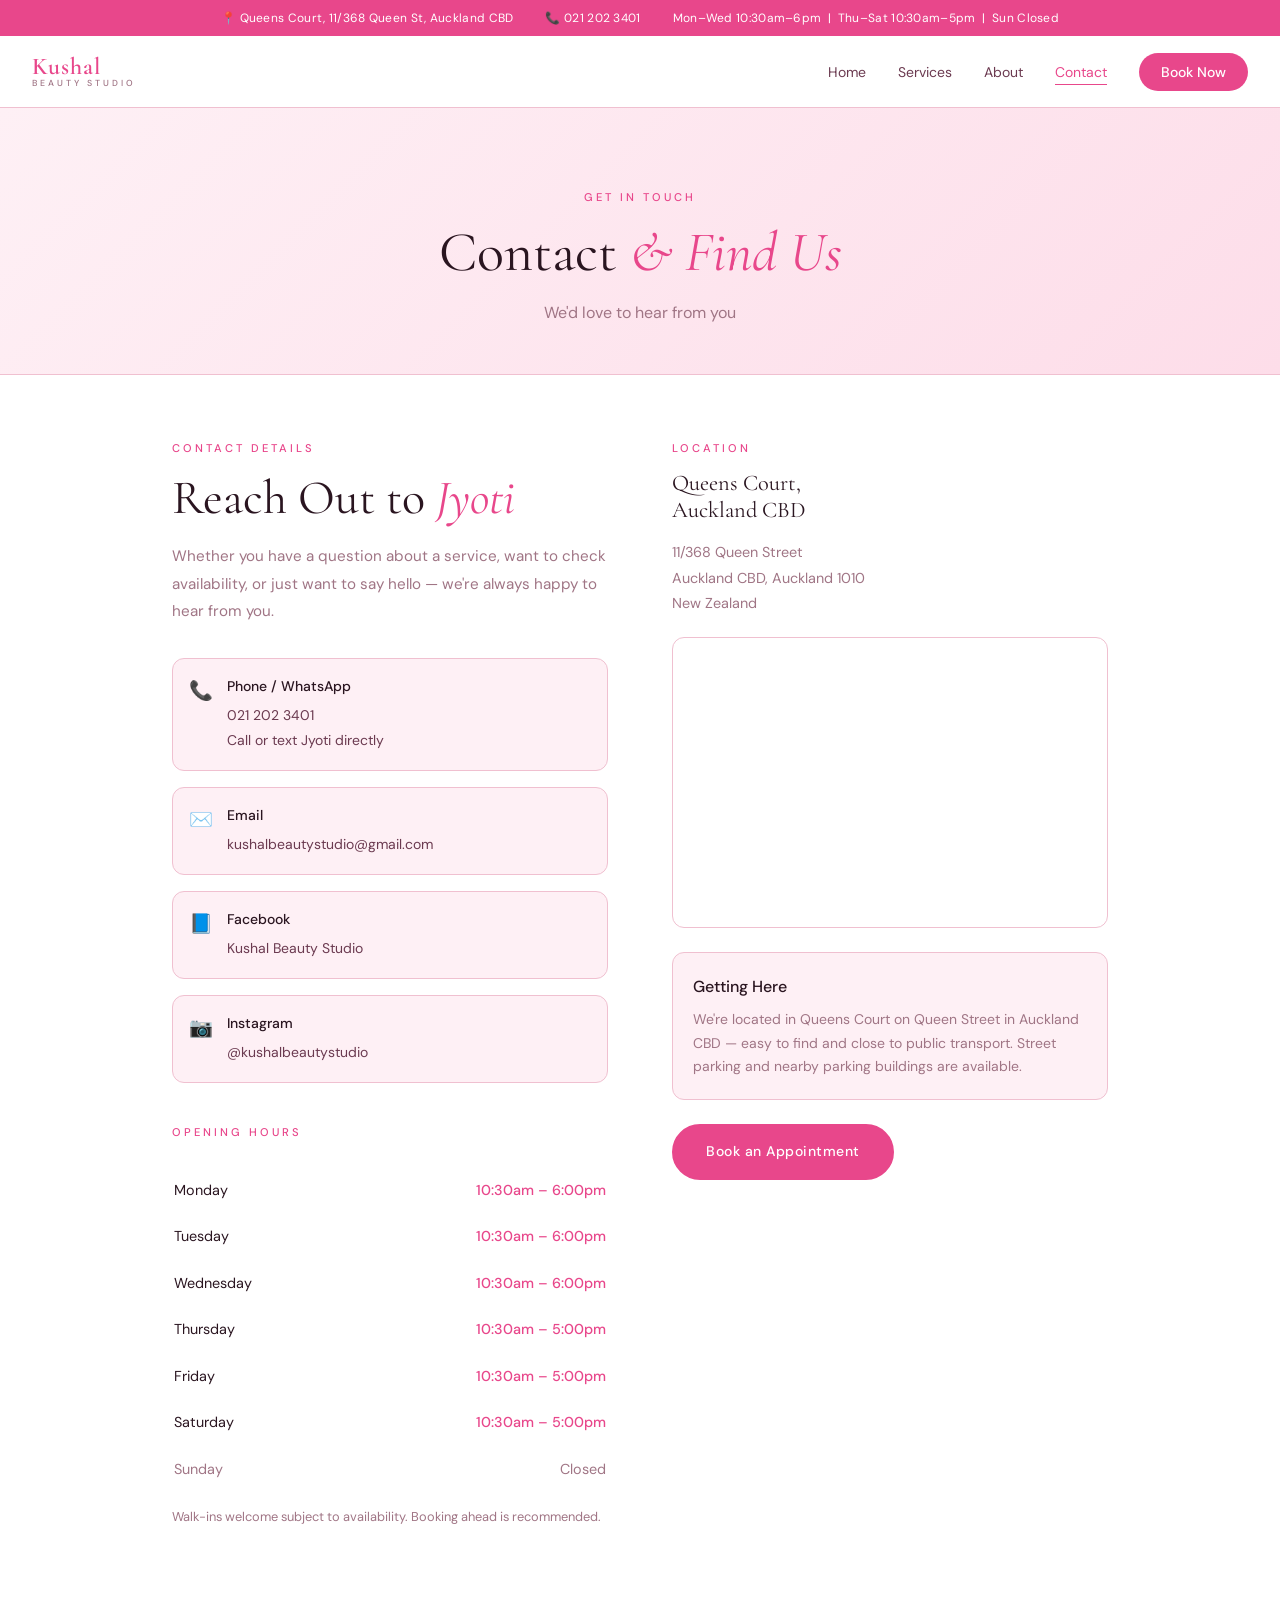
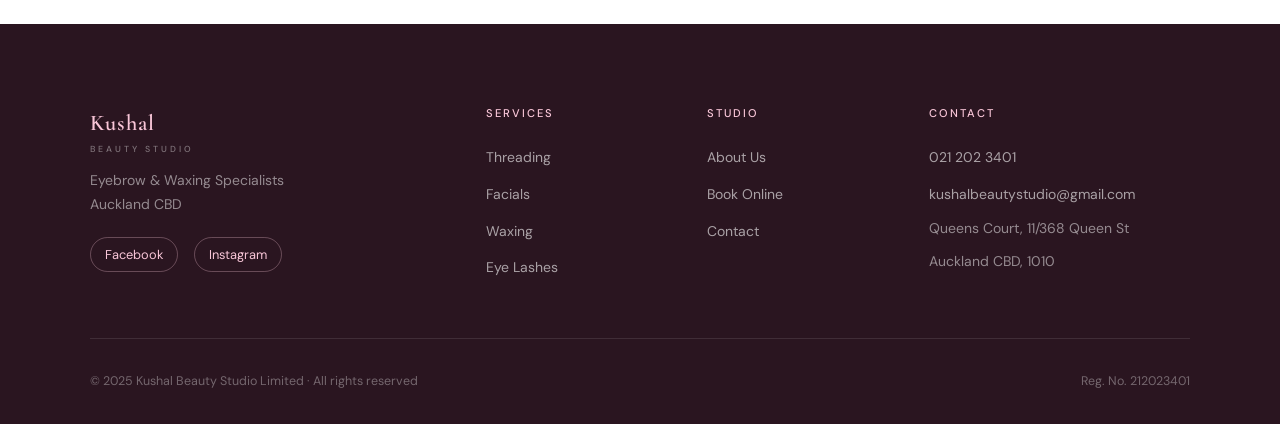
<file: contact.html>
<!DOCTYPE html>
<html lang="en">
<head>
<meta charset="UTF-8">
<meta name="viewport" content="width=device-width, initial-scale=1.0">
<title>Contact & Hours — Kushal Beauty Studio Auckland CBD</title>
<link href="https://fonts.googleapis.com/css2?family=Cormorant+Garamond:ital,wght@0,300;0,400;0,600;1,300;1,400&family=DM+Sans:wght@300;400;500&display=swap" rel="stylesheet">
<link rel="stylesheet" href="style.css">
</head>
<body>

<div class="topbar">
  <span>📍 Queens Court, 11/368 Queen St, Auckland CBD</span>
  <span>📞 <a href="tel:0212023401">021 202 3401</a></span>
  <span>Mon–Wed 10:30am–6pm &nbsp;|&nbsp; Thu–Sat 10:30am–5pm &nbsp;|&nbsp; Sun Closed</span>
</div>

<nav class="nav" id="nav">
  <a href="index.html" class="nav-logo">
    <span class="logo-main">Kushal</span>
    <span class="logo-sub">BEAUTY STUDIO</span>
  </a>
  <button class="hamburger" id="hamburger" aria-label="Menu">
    <span></span><span></span><span></span>
  </button>
  <ul class="nav-links" id="navLinks">
    <li><a href="index.html">Home</a></li>
    <li><a href="services.html">Services</a></li>
    <li><a href="about.html">About</a></li>
    <li><a href="contact.html" class="active">Contact</a></li>
    <li><a href="booking.html" class="nav-book">Book Now</a></li>
  </ul>
</nav>

<div class="page-header">
  <span class="section-label">Get in Touch</span>
  <h1>Contact <em>& Find Us</em></h1>
  <p style="color:var(--text-muted);font-size:1rem;margin-top:0.75rem;">We'd love to hear from you</p>
</div>

<main class="contact-page">
  <div class="contact-grid">

    <div class="contact-info">
      <span class="section-label">Contact Details</span>
      <h2>Reach Out to <em>Jyoti</em></h2>
      <p>Whether you have a question about a service, want to check availability, or just want to say hello — we're always happy to hear from you.</p>

      <div class="contact-items">
        <div class="contact-item">
          <span class="ci-icon">📞</span>
          <div class="ci-content">
            <h4>Phone / WhatsApp</h4>
            <a href="tel:0212023401">021 202 3401</a>
            <p>Call or text Jyoti directly</p>
          </div>
        </div>
        <div class="contact-item">
          <span class="ci-icon">✉️</span>
          <div class="ci-content">
            <h4>Email</h4>
            <a href="mailto:kushalbeautystudio@gmail.com">kushalbeautystudio@gmail.com</a>
          </div>
        </div>
        <div class="contact-item">
          <span class="ci-icon">📘</span>
          <div class="ci-content">
            <h4>Facebook</h4>
            <a href="https://www.facebook.com/people/Kushal-Beauty-Studio/100058740196553/" target="_blank">Kushal Beauty Studio</a>
          </div>
        </div>
        <div class="contact-item">
          <span class="ci-icon">📷</span>
          <div class="ci-content">
            <h4>Instagram</h4>
            <a href="https://www.instagram.com/kushalbeautystudio" target="_blank">@kushalbeautystudio</a>
          </div>
        </div>
      </div>

      <div style="margin-top:2.5rem;">
        <span class="section-label">Opening Hours</span>
        <table class="full-hours-table">
          <tr><td>Monday</td><td>10:30am – 6:00pm</td></tr>
          <tr><td>Tuesday</td><td>10:30am – 6:00pm</td></tr>
          <tr><td>Wednesday</td><td>10:30am – 6:00pm</td></tr>
          <tr><td>Thursday</td><td>10:30am – 5:00pm</td></tr>
          <tr><td>Friday</td><td>10:30am – 5:00pm</td></tr>
          <tr><td>Saturday</td><td>10:30am – 5:00pm</td></tr>
          <tr><td style="color:var(--text-muted);">Sunday</td><td style="color:var(--text-muted);font-weight:400;">Closed</td></tr>
        </table>
        <p style="font-size:0.8rem;color:var(--text-muted);margin-top:0.75rem;">Walk-ins welcome subject to availability. Booking ahead is recommended.</p>
      </div>

    </div>

    <div class="contact-map-col">
      <span class="section-label">Location</span>
      <h3>Queens Court,<br>Auckland CBD</h3>
      <p style="color:var(--text-muted);font-size:0.9rem;margin-bottom:1.25rem;line-height:1.8;">
        11/368 Queen Street<br>Auckland CBD, Auckland 1010<br>New Zealand
      </p>
      <div class="contact-map-col">
        <div class="map-embed">
          <iframe
            src="https://www.google.com/maps/embed?pb=!1m18!1m12!1m3!1d3192.089053977!2d174.76107931531898!3d-36.849553879934475!2m3!1f0!2f0!3f0!3m2!1i1024!2i768!4f13.1!3m3!1m2!1s0x6d0d47fb5b2d3169%3A0xa00ef63a213b7f0!2s368+Queen+Street%2C+Auckland+CBD%2C+Auckland+1010!5e0!3m2!1sen!2snz!4v1"
            width="100%" height="280" style="border:0;border-radius:12px;" allowfullscreen="" loading="lazy">
          </iframe>
        </div>
      </div>
      <div style="background:var(--baby-pink-light);border:1px solid var(--border);border-radius:var(--radius);padding:1.25rem;margin-top:1.5rem;">
        <h4 style="margin-bottom:0.5rem;color:var(--text-dark);">Getting Here</h4>
        <p style="font-size:0.875rem;color:var(--text-muted);line-height:1.7;">We're located in Queens Court on Queen Street in Auckland CBD — easy to find and close to public transport. Street parking and nearby parking buildings are available.</p>
      </div>
      <a href="booking.html" class="btn-primary" style="margin-top:1.5rem;display:inline-block;">Book an Appointment</a>
    </div>

  </div>
</main>

<footer class="footer">
  <div class="footer-top">
    <div class="footer-brand-col">
      <div class="footer-logo">
        <span class="logo-main">Kushal</span>
        <span class="logo-sub">BEAUTY STUDIO</span>
      </div>
      <p class="footer-tagline">Eyebrow & Waxing Specialists<br>Auckland CBD</p>
      <div class="footer-socials">
        <a href="https://www.facebook.com/people/Kushal-Beauty-Studio/100058740196553/" target="_blank" class="social-link">Facebook</a>
        <a href="https://www.instagram.com/kushalbeautystudio" target="_blank" class="social-link">Instagram</a>
      </div>
    </div>
    <div class="footer-col">
      <h4>Services</h4>
      <ul>
        <li><a href="services.html#threading">Threading</a></li>
        <li><a href="services.html#facials">Facials</a></li>
        <li><a href="services.html#waxing">Waxing</a></li>
        <li><a href="services.html#lashes">Eye Lashes</a></li>
      </ul>
    </div>
    <div class="footer-col">
      <h4>Studio</h4>
      <ul>
        <li><a href="about.html">About Us</a></li>
        <li><a href="booking.html">Book Online</a></li>
        <li><a href="contact.html">Contact</a></li>
      </ul>
    </div>
    <div class="footer-col">
      <h4>Contact</h4>
      <ul>
        <li><a href="tel:0212023401">021 202 3401</a></li>
        <li><a href="mailto:kushalbeautystudio@gmail.com">kushalbeautystudio@gmail.com</a></li>
        <li>Queens Court, 11/368 Queen St</li>
        <li>Auckland CBD, 1010</li>
      </ul>
    </div>
  </div>
  <div class="footer-bottom">
    <p>© 2025 Kushal Beauty Studio Limited · All rights reserved</p>
    <p>Reg. No. 212023401</p>
  </div>
</footer>

<script src="main.js"></script>
</body>
</html>
</file>
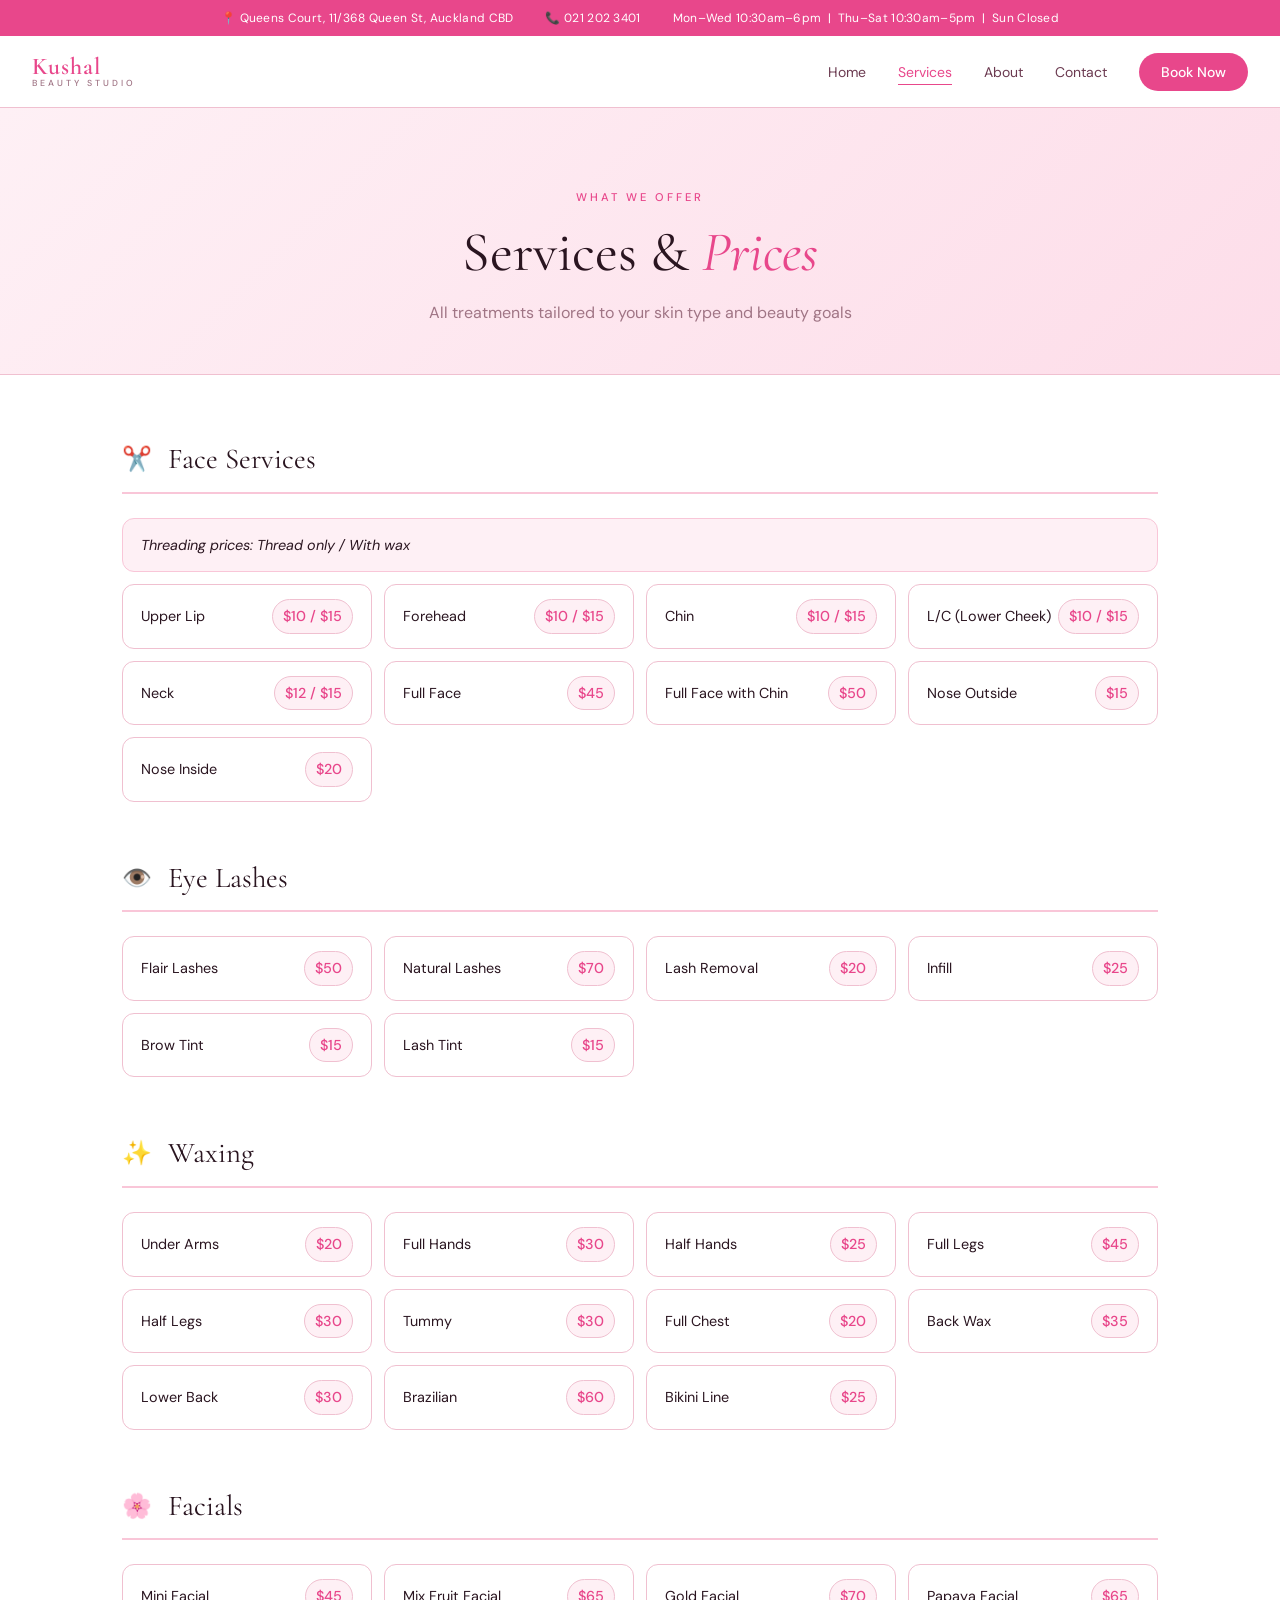
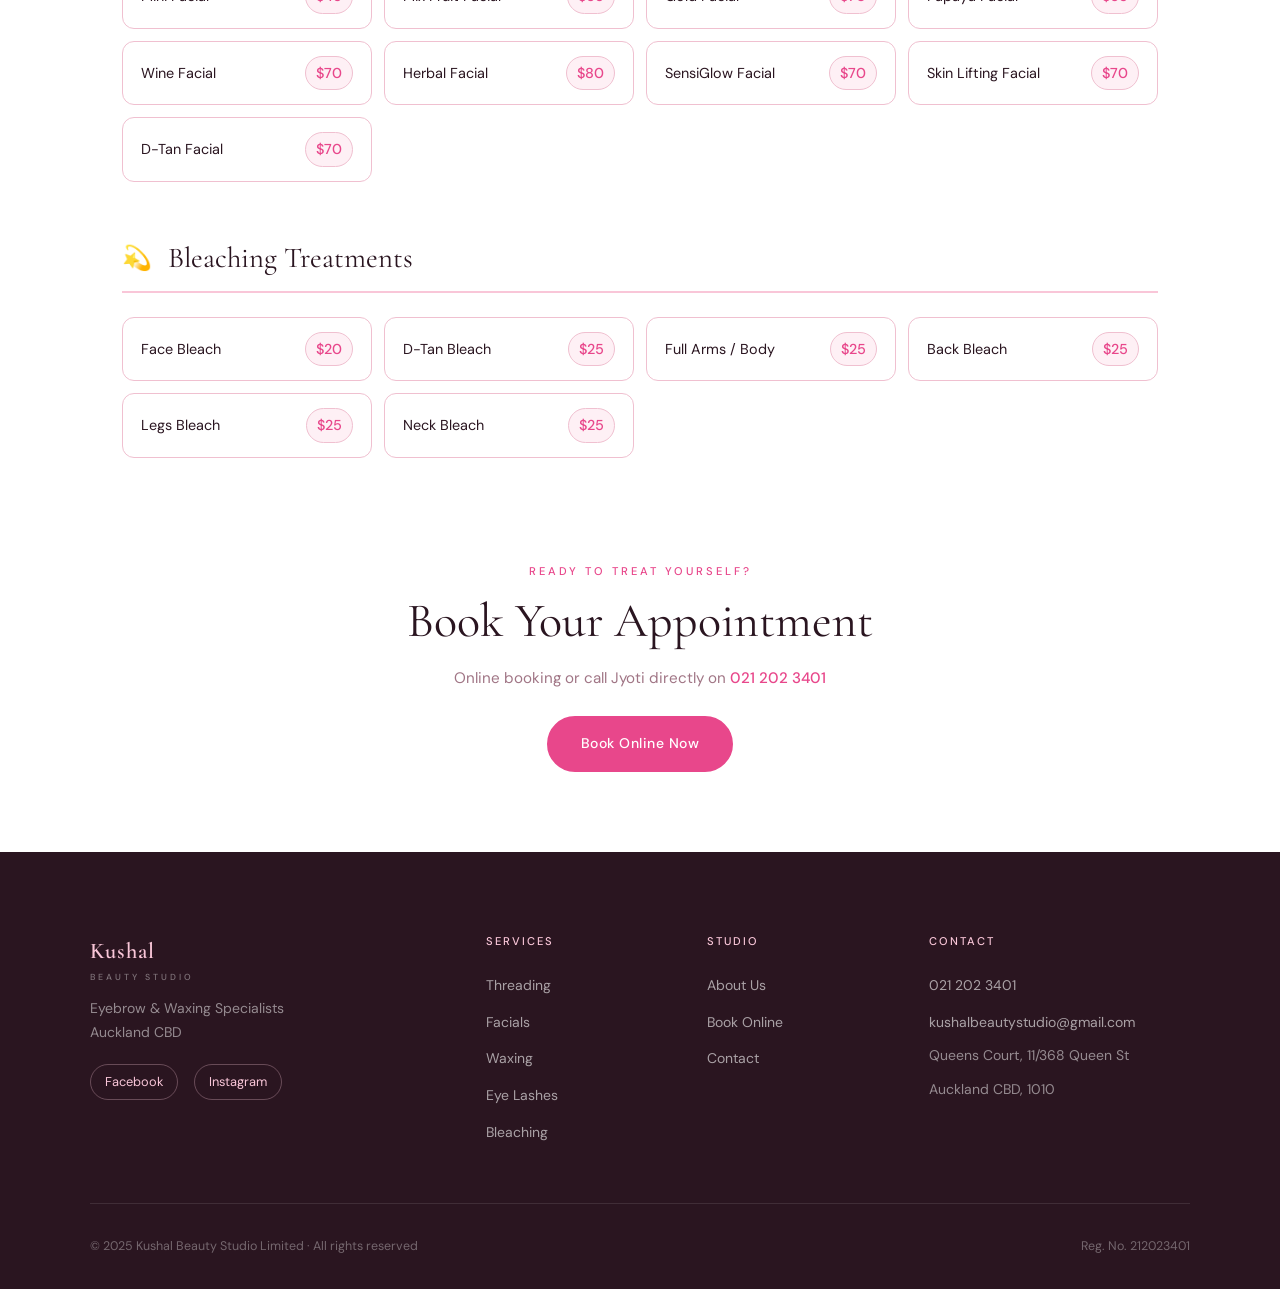
<file: services.html>
<!DOCTYPE html>
<html lang="en">
<head>
<meta charset="UTF-8">
<meta name="viewport" content="width=device-width, initial-scale=1.0">
<title>Services & Prices — Kushal Beauty Studio Auckland CBD</title>
<link href="https://fonts.googleapis.com/css2?family=Cormorant+Garamond:ital,wght@0,300;0,400;0,600;1,300;1,400&family=DM+Sans:wght@300;400;500&display=swap" rel="stylesheet">
<link rel="stylesheet" href="style.css">
</head>
<body>

<div class="topbar">
  <span>📍 Queens Court, 11/368 Queen St, Auckland CBD</span>
  <span>📞 <a href="tel:0212023401">021 202 3401</a></span>
  <span>Mon–Wed 10:30am–6pm &nbsp;|&nbsp; Thu–Sat 10:30am–5pm &nbsp;|&nbsp; Sun Closed</span>
</div>

<nav class="nav" id="nav">
  <a href="index.html" class="nav-logo">
    <span class="logo-main">Kushal</span>
    <span class="logo-sub">BEAUTY STUDIO</span>
  </a>
  <button class="hamburger" id="hamburger" aria-label="Menu">
    <span></span><span></span><span></span>
  </button>
  <ul class="nav-links" id="navLinks">
    <li><a href="index.html">Home</a></li>
    <li><a href="services.html" class="active">Services</a></li>
    <li><a href="about.html">About</a></li>
    <li><a href="contact.html">Contact</a></li>
    <li><a href="booking.html" class="nav-book">Book Now</a></li>
  </ul>
</nav>

<div class="page-header">
  <span class="section-label">What We Offer</span>
  <h1>Services & <em>Prices</em></h1>
  <p style="color:var(--text-muted);font-size:1rem;margin-top:0.75rem;">All treatments tailored to your skin type and beauty goals</p>
</div>

<main class="services-page">

  <!-- FACE SERVICES -->
  <div class="service-category" id="threading">
    <div class="category-header">
      <span class="category-icon">✂️</span>
      <h2>Face Services</h2>
    </div>
    <div class="price-grid">
      <div class="price-item thread-note">
        <span>Threading prices: Thread only / With wax</span>
      </div>
      <div class="price-item"><span>Upper Lip</span><span class="price-tag">$10 / $15</span></div>
      <div class="price-item"><span>Forehead</span><span class="price-tag">$10 / $15</span></div>
      <div class="price-item"><span>Chin</span><span class="price-tag">$10 / $15</span></div>
      <div class="price-item"><span>L/C (Lower Cheek)</span><span class="price-tag">$10 / $15</span></div>
      <div class="price-item"><span>Neck</span><span class="price-tag">$12 / $15</span></div>
      <div class="price-item"><span>Full Face</span><span class="price-tag">$45</span></div>
      <div class="price-item"><span>Full Face with Chin</span><span class="price-tag">$50</span></div>
      <div class="price-item"><span>Nose Outside</span><span class="price-tag">$15</span></div>
      <div class="price-item"><span>Nose Inside</span><span class="price-tag">$20</span></div>
    </div>
  </div>

  <!-- EYE LASHES -->
  <div class="service-category" id="lashes">
    <div class="category-header">
      <span class="category-icon">👁️</span>
      <h2>Eye Lashes</h2>
    </div>
    <div class="price-grid">
      <div class="price-item"><span>Flair Lashes</span><span class="price-tag">$50</span></div>
      <div class="price-item"><span>Natural Lashes</span><span class="price-tag">$70</span></div>
      <div class="price-item"><span>Lash Removal</span><span class="price-tag">$20</span></div>
      <div class="price-item"><span>Infill</span><span class="price-tag">$25</span></div>
      <div class="price-item"><span>Brow Tint</span><span class="price-tag">$15</span></div>
      <div class="price-item"><span>Lash Tint</span><span class="price-tag">$15</span></div>
    </div>
  </div>

  <!-- WAXING -->
  <div class="service-category" id="waxing">
    <div class="category-header">
      <span class="category-icon">✨</span>
      <h2>Waxing</h2>
    </div>
    <div class="price-grid">
      <div class="price-item"><span>Under Arms</span><span class="price-tag">$20</span></div>
      <div class="price-item"><span>Full Hands</span><span class="price-tag">$30</span></div>
      <div class="price-item"><span>Half Hands</span><span class="price-tag">$25</span></div>
      <div class="price-item"><span>Full Legs</span><span class="price-tag">$45</span></div>
      <div class="price-item"><span>Half Legs</span><span class="price-tag">$30</span></div>
      <div class="price-item"><span>Tummy</span><span class="price-tag">$30</span></div>
      <div class="price-item"><span>Full Chest</span><span class="price-tag">$20</span></div>
      <div class="price-item"><span>Back Wax</span><span class="price-tag">$35</span></div>
      <div class="price-item"><span>Lower Back</span><span class="price-tag">$30</span></div>
      <div class="price-item"><span>Brazilian</span><span class="price-tag">$60</span></div>
      <div class="price-item"><span>Bikini Line</span><span class="price-tag">$25</span></div>
    </div>
  </div>

  <!-- FACIALS -->
  <div class="service-category" id="facials">
    <div class="category-header">
      <span class="category-icon">🌸</span>
      <h2>Facials</h2>
    </div>
    <div class="price-grid">
      <div class="price-item"><span>Mini Facial</span><span class="price-tag">$45</span></div>
      <div class="price-item"><span>Mix Fruit Facial</span><span class="price-tag">$65</span></div>
      <div class="price-item"><span>Gold Facial</span><span class="price-tag">$70</span></div>
      <div class="price-item"><span>Papaya Facial</span><span class="price-tag">$65</span></div>
      <div class="price-item"><span>Wine Facial</span><span class="price-tag">$70</span></div>
      <div class="price-item"><span>Herbal Facial</span><span class="price-tag">$80</span></div>
      <div class="price-item"><span>SensiGlow Facial</span><span class="price-tag">$70</span></div>
      <div class="price-item"><span>Skin Lifting Facial</span><span class="price-tag">$70</span></div>
      <div class="price-item"><span>D-Tan Facial</span><span class="price-tag">$70</span></div>
    </div>
  </div>

  <!-- BLEACHING -->
  <div class="service-category" id="bleaching">
    <div class="category-header">
      <span class="category-icon">💫</span>
      <h2>Bleaching Treatments</h2>
    </div>
    <div class="price-grid">
      <div class="price-item"><span>Face Bleach</span><span class="price-tag">$20</span></div>
      <div class="price-item"><span>D-Tan Bleach</span><span class="price-tag">$25</span></div>
      <div class="price-item"><span>Full Arms / Body</span><span class="price-tag">$25</span></div>
      <div class="price-item"><span>Back Bleach</span><span class="price-tag">$25</span></div>
      <div class="price-item"><span>Legs Bleach</span><span class="price-tag">$25</span></div>
      <div class="price-item"><span>Neck Bleach</span><span class="price-tag">$25</span></div>
    </div>
  </div>

  <!-- BOOK CTA -->
  <div style="text-align:center;padding:3rem 0 1rem;">
    <p class="section-label centered">Ready to treat yourself?</p>
    <h2 style="margin-bottom:1rem;">Book Your Appointment</h2>
    <p style="color:var(--text-muted);margin-bottom:1.5rem;font-size:0.95rem;">Online booking or call Jyoti directly on <a href="tel:0212023401" style="color:var(--hot-pink);font-weight:500;">021 202 3401</a></p>
    <a href="booking.html" class="btn-primary">Book Online Now</a>
  </div>

</main>

<footer class="footer">
  <div class="footer-top">
    <div class="footer-brand-col">
      <div class="footer-logo">
        <span class="logo-main">Kushal</span>
        <span class="logo-sub">BEAUTY STUDIO</span>
      </div>
      <p class="footer-tagline">Eyebrow & Waxing Specialists<br>Auckland CBD</p>
      <div class="footer-socials">
        <a href="https://www.facebook.com/people/Kushal-Beauty-Studio/100058740196553/" target="_blank" class="social-link">Facebook</a>
        <a href="https://www.instagram.com/kushalbeautystudio" target="_blank" class="social-link">Instagram</a>
      </div>
    </div>
    <div class="footer-col">
      <h4>Services</h4>
      <ul>
        <li><a href="#threading">Threading</a></li>
        <li><a href="#facials">Facials</a></li>
        <li><a href="#waxing">Waxing</a></li>
        <li><a href="#lashes">Eye Lashes</a></li>
        <li><a href="#bleaching">Bleaching</a></li>
      </ul>
    </div>
    <div class="footer-col">
      <h4>Studio</h4>
      <ul>
        <li><a href="about.html">About Us</a></li>
        <li><a href="booking.html">Book Online</a></li>
        <li><a href="contact.html">Contact</a></li>
      </ul>
    </div>
    <div class="footer-col">
      <h4>Contact</h4>
      <ul>
        <li><a href="tel:0212023401">021 202 3401</a></li>
        <li><a href="mailto:kushalbeautystudio@gmail.com">kushalbeautystudio@gmail.com</a></li>
        <li>Queens Court, 11/368 Queen St</li>
        <li>Auckland CBD, 1010</li>
      </ul>
    </div>
  </div>
  <div class="footer-bottom">
    <p>© 2025 Kushal Beauty Studio Limited · All rights reserved</p>
    <p>Reg. No. 212023401</p>
  </div>
</footer>

<script src="main.js"></script>
</body>
</html>
</file>
<file: style.css>
/* =============================================
   KUSHAL BEAUTY STUDIO — Main Stylesheet
   Baby Pink & White Theme
   ============================================= */

@import url('https://fonts.googleapis.com/css2?family=Cormorant+Garamond:ital,wght@0,300;0,400;0,600;1,300;1,400&family=DM+Sans:wght@300;400;500&display=swap');

:root {
  --hot-pink: #E8478B;
  --hot-pink-dark: #C4306F;
  --hot-pink-light: #F06FAA;
  --baby-pink: #F9C6D8;
  --baby-pink-light: #FEF0F5;
  --baby-pink-mid: #FDDDE9;
  --white: #FFFFFF;
  --off-white: #FFF8FB;
  --text-dark: #2A1520;
  --text-mid: #6B3A50;
  --text-muted: #A07585;
  --border: #F0C0D0;
  --font-display: 'Cormorant Garamond', Georgia, serif;
  --font-body: 'DM Sans', sans-serif;
  --radius: 12px;
  --radius-lg: 20px;
  --shadow: 0 4px 24px rgba(232,71,139,0.10);
  --shadow-lg: 0 8px 40px rgba(232,71,139,0.15);
  --transition: all 0.3s ease;
}

*, *::before, *::after { box-sizing: border-box; margin: 0; padding: 0; }

html { scroll-behavior: smooth; }

body {
  font-family: var(--font-body);
  color: var(--text-dark);
  background: var(--white);
  line-height: 1.7;
  font-size: 16px;
}

a { text-decoration: none; color: inherit; }
img { max-width: 100%; display: block; }
ul { list-style: none; }

/* ── TYPOGRAPHY ── */
h1, h2, h3 { font-family: var(--font-display); font-weight: 400; line-height: 1.2; }
h1 { font-size: clamp(2.8rem, 6vw, 5rem); }
h2 { font-size: clamp(2rem, 4vw, 3rem); }
h3 { font-size: 1.6rem; }
h4 { font-size: 1rem; font-family: var(--font-body); font-weight: 500; }
em { font-style: italic; color: var(--hot-pink); }
strong { font-weight: 500; }

.section-label {
  font-family: var(--font-body);
  font-size: 0.7rem;
  font-weight: 500;
  letter-spacing: 3px;
  text-transform: uppercase;
  color: var(--hot-pink);
  margin-bottom: 0.75rem;
  display: block;
}
.section-sub {
  color: var(--text-muted);
  font-size: 1rem;
  max-width: 560px;
  margin-bottom: 2.5rem;
}
.centered { text-align: center; margin-left: auto; margin-right: auto; }

/* ── BUTTONS ── */
.btn-primary {
  display: inline-block;
  background: var(--hot-pink);
  color: white;
  padding: 14px 32px;
  border-radius: 50px;
  font-size: 0.875rem;
  font-weight: 500;
  font-family: var(--font-body);
  letter-spacing: 0.5px;
  transition: var(--transition);
  border: 2px solid var(--hot-pink);
}
.btn-primary:hover { background: var(--hot-pink-dark); border-color: var(--hot-pink-dark); transform: translateY(-2px); box-shadow: var(--shadow-lg); }

.btn-ghost {
  display: inline-block;
  background: transparent;
  color: var(--hot-pink);
  padding: 14px 32px;
  border-radius: 50px;
  font-size: 0.875rem;
  font-weight: 500;
  font-family: var(--font-body);
  border: 2px solid var(--hot-pink);
  transition: var(--transition);
}
.btn-ghost:hover { background: var(--hot-pink); color: white; transform: translateY(-2px); }

.btn-outline {
  display: inline-block;
  background: transparent;
  color: var(--hot-pink);
  padding: 12px 28px;
  border-radius: 50px;
  font-size: 0.875rem;
  font-weight: 500;
  border: 1.5px solid var(--baby-pink);
  transition: var(--transition);
}
.btn-outline:hover { border-color: var(--hot-pink); background: var(--baby-pink-light); }

.btn-primary-white {
  display: inline-block;
  background: white;
  color: var(--hot-pink);
  padding: 14px 32px;
  border-radius: 50px;
  font-size: 0.875rem;
  font-weight: 500;
  transition: var(--transition);
}
.btn-primary-white:hover { background: var(--baby-pink-light); transform: translateY(-2px); }

.btn-ghost-white {
  display: inline-block;
  background: transparent;
  color: white;
  padding: 14px 32px;
  border-radius: 50px;
  font-size: 0.875rem;
  font-weight: 500;
  border: 2px solid rgba(255,255,255,0.6);
  transition: var(--transition);
}
.btn-ghost-white:hover { border-color: white; background: rgba(255,255,255,0.15); }

/* ── CONTAINER ── */
.container { max-width: 1100px; margin: 0 auto; padding: 0 2rem; }

/* ── TOP BAR ── */
.topbar {
  background: var(--hot-pink);
  color: white;
  font-size: 0.75rem;
  padding: 8px 2rem;
  display: flex;
  justify-content: center;
  gap: 2rem;
  flex-wrap: wrap;
  letter-spacing: 0.3px;
}
.topbar a { color: white; }
.topbar a:hover { opacity: 0.8; }

/* ── NAV ── */
.nav {
  position: sticky;
  top: 0;
  z-index: 100;
  background: rgba(255,255,255,0.96);
  backdrop-filter: blur(10px);
  border-bottom: 1px solid var(--border);
  padding: 0 2rem;
  display: flex;
  align-items: center;
  justify-content: space-between;
  height: 72px;
  transition: var(--transition);
}
.nav.scrolled { box-shadow: var(--shadow); }

.nav-logo {
  display: flex;
  flex-direction: column;
  line-height: 1;
}
.logo-main {
  font-family: var(--font-display);
  font-size: 1.5rem;
  font-weight: 600;
  color: var(--hot-pink);
  letter-spacing: 1px;
}
.logo-sub {
  font-family: var(--font-body);
  font-size: 0.55rem;
  font-weight: 500;
  letter-spacing: 3px;
  color: var(--text-muted);
  text-transform: uppercase;
}

.nav-links {
  display: flex;
  align-items: center;
  gap: 2rem;
}
.nav-links a {
  font-size: 0.875rem;
  font-weight: 400;
  color: var(--text-mid);
  transition: var(--transition);
  position: relative;
}
.nav-links a::after {
  content: '';
  position: absolute;
  bottom: -4px;
  left: 0;
  width: 0;
  height: 1px;
  background: var(--hot-pink);
  transition: width 0.3s ease;
}
.nav-links a:hover::after,
.nav-links a.active::after { width: 100%; }
.nav-links a:hover, .nav-links a.active { color: var(--hot-pink); }

.nav-book {
  background: var(--hot-pink) !important;
  color: white !important;
  padding: 10px 22px !important;
  border-radius: 50px !important;
  font-weight: 500 !important;
}
.nav-book::after { display: none !important; }
.nav-book:hover { background: var(--hot-pink-dark) !important; transform: translateY(-1px); }

.hamburger { display: none; flex-direction: column; gap: 5px; background: none; border: none; cursor: pointer; padding: 4px; }
.hamburger span { width: 24px; height: 2px; background: var(--hot-pink); border-radius: 2px; transition: var(--transition); display: block; }

/* ── HERO ── */
.hero {
  min-height: 92vh;
  background: linear-gradient(145deg, var(--baby-pink-light) 0%, var(--baby-pink-mid) 50%, #FFE0EE 100%);
  display: flex;
  align-items: center;
  position: relative;
  overflow: hidden;
  padding: 6rem 2rem 4rem;
}
.hero-bg {
  position: absolute;
  inset: 0;
  background:
    radial-gradient(circle at 80% 20%, rgba(232,71,139,0.12) 0%, transparent 50%),
    radial-gradient(circle at 10% 80%, rgba(249,198,216,0.4) 0%, transparent 50%);
  pointer-events: none;
}
.hero-content {
  max-width: 700px;
  position: relative;
  z-index: 2;
  animation: fadeUp 0.9s ease forwards;
}
.hero-eyebrow {
  font-size: 0.75rem;
  letter-spacing: 3px;
  text-transform: uppercase;
  color: var(--hot-pink);
  font-weight: 500;
  margin-bottom: 1.25rem;
}
.hero h1 { color: var(--text-dark); margin-bottom: 1.25rem; }
.hero-sub {
  font-size: 1.05rem;
  color: var(--text-mid);
  max-width: 520px;
  margin-bottom: 2rem;
  line-height: 1.8;
}
.hero-btns { display: flex; gap: 1rem; flex-wrap: wrap; }

.hero-badge {
  position: absolute;
  right: 6%;
  top: 50%;
  transform: translateY(-50%);
  width: 140px;
  height: 140px;
  border-radius: 50%;
  background: var(--hot-pink);
  display: flex;
  align-items: center;
  justify-content: center;
  animation: spin 20s linear infinite;
  z-index: 2;
}
.badge-text {
  font-family: var(--font-display);
  font-size: 0.9rem;
  color: white;
  text-align: center;
  line-height: 1.4;
  font-style: italic;
  animation: counter-spin 20s linear infinite;
}
@keyframes spin { to { transform: translateY(-50%) rotate(360deg); } }
@keyframes counter-spin { to { transform: rotate(-360deg); } }

.hero-scroll {
  position: absolute;
  bottom: 2.5rem;
  left: 2rem;
  display: flex;
  flex-direction: column;
  align-items: center;
  gap: 8px;
  z-index: 2;
}
.hero-scroll span { font-size: 0.65rem; letter-spacing: 2px; text-transform: uppercase; color: var(--text-muted); writing-mode: vertical-rl; }
.scroll-line { width: 1px; height: 40px; background: linear-gradient(to bottom, var(--hot-pink), transparent); animation: scrollPulse 2s ease infinite; }
@keyframes scrollPulse { 0%, 100% { opacity: 0.4; transform: scaleY(1); } 50% { opacity: 1; transform: scaleY(1.3); } }

/* ── INTRO STRIP ── */
.intro-strip {
  background: var(--hot-pink);
  display: flex;
  justify-content: center;
  flex-wrap: wrap;
  gap: 0;
  overflow: hidden;
}
.strip-item {
  display: flex;
  align-items: center;
  gap: 8px;
  padding: 14px 28px;
  font-size: 0.8rem;
  font-weight: 500;
  letter-spacing: 2px;
  text-transform: uppercase;
  color: white;
  border-right: 1px solid rgba(255,255,255,0.2);
}
.strip-item:last-child { border-right: none; }
.strip-icon { color: var(--baby-pink); font-size: 0.6rem; }

/* ── ABOUT SNAP ── */
.about-snap {
  padding: 6rem 2rem;
  max-width: 1100px;
  margin: 0 auto;
  display: grid;
  grid-template-columns: 1fr 1fr;
  gap: 5rem;
  align-items: center;
}
.about-snap-img { position: relative; }
.img-placeholder {
  width: 100%;
  aspect-ratio: 4/5;
  background: var(--baby-pink-mid);
  border-radius: var(--radius-lg);
  display: flex;
  align-items: center;
  justify-content: center;
  border: 1px solid var(--border);
}
.img-inner { text-align: center; color: var(--text-muted); }
.img-inner span { font-size: 3rem; display: block; margin-bottom: 0.5rem; }
.img-inner p { font-size: 0.875rem; }
.about-accent-box {
  position: absolute;
  bottom: -20px;
  right: -20px;
  background: var(--hot-pink);
  color: white;
  padding: 20px 24px;
  border-radius: var(--radius);
  text-align: center;
  box-shadow: var(--shadow-lg);
}
.accent-num { font-family: var(--font-display); font-size: 2.5rem; font-weight: 300; line-height: 1; }
.accent-label { font-size: 0.75rem; letter-spacing: 1px; opacity: 0.9; margin-top: 4px; }
.about-snap-text h2 { margin-bottom: 1.25rem; color: var(--text-dark); }
.about-snap-text p { color: var(--text-mid); margin-bottom: 1rem; font-size: 0.95rem; }
.about-snap-text .btn-outline { margin-top: 0.5rem; }

/* ── FEATURED SERVICES ── */
.featured-services {
  background: var(--off-white);
  padding: 6rem 2rem;
}
.featured-services h2 { margin-bottom: 0.75rem; }
.services-grid {
  display: grid;
  grid-template-columns: repeat(4, 1fr);
  gap: 1.25rem;
  margin-top: 2rem;
}
.svc-card {
  background: white;
  border: 1px solid var(--border);
  border-radius: var(--radius-lg);
  padding: 2rem 1.5rem;
  transition: var(--transition);
  position: relative;
  overflow: hidden;
}
.svc-card::before {
  content: '';
  position: absolute;
  top: 0; left: 0; right: 0;
  height: 3px;
  background: var(--baby-pink);
  transition: var(--transition);
}
.svc-card:hover { transform: translateY(-6px); box-shadow: var(--shadow-lg); border-color: var(--baby-pink); }
.svc-card:hover::before { background: var(--hot-pink); }
.svc-card.featured {
  border-color: var(--hot-pink);
  background: linear-gradient(145deg, white, var(--baby-pink-light));
}
.svc-card.featured::before { background: var(--hot-pink); }
.svc-badge {
  display: inline-block;
  background: var(--hot-pink);
  color: white;
  font-size: 0.65rem;
  font-weight: 500;
  letter-spacing: 1px;
  text-transform: uppercase;
  padding: 4px 10px;
  border-radius: 50px;
  margin-bottom: 1rem;
}
.svc-icon { font-size: 1.75rem; margin-bottom: 1rem; display: block; }
.svc-card h3 { font-size: 1.4rem; margin-bottom: 0.75rem; color: var(--text-dark); }
.svc-card p { font-size: 0.875rem; color: var(--text-muted); line-height: 1.7; margin-bottom: 1.25rem; }
.svc-price-row { display: flex; align-items: baseline; gap: 4px; margin-bottom: 1rem; }
.svc-from { font-size: 0.75rem; color: var(--text-muted); }
.svc-price { font-family: var(--font-display); font-size: 1.75rem; color: var(--hot-pink); font-weight: 400; }
.svc-link { font-size: 0.8rem; color: var(--hot-pink); font-weight: 500; transition: var(--transition); }
.svc-link:hover { letter-spacing: 0.5px; }

/* ── WHY US ── */
.why-us {
  padding: 6rem 2rem;
  background: white;
}
.why-us h2 { margin-bottom: 3rem; }
.why-grid {
  display: grid;
  grid-template-columns: repeat(4, 1fr);
  gap: 2rem;
}
.why-item { text-align: center; }
.why-icon {
  font-size: 2rem;
  width: 70px;
  height: 70px;
  background: var(--baby-pink-light);
  border-radius: 50%;
  display: flex;
  align-items: center;
  justify-content: center;
  margin: 0 auto 1.25rem;
  border: 1px solid var(--border);
}
.why-item h4 { margin-bottom: 0.5rem; color: var(--text-dark); }
.why-item p { font-size: 0.875rem; color: var(--text-muted); }

/* ── INFO SNAP ── */
.info-snap {
  background: var(--baby-pink-light);
  padding: 6rem 2rem;
  display: grid;
  grid-template-columns: 1fr 1fr;
  gap: 4rem;
  max-width: 1100px;
  margin: 0 auto;
}
.info-snap h3 { font-size: 1.8rem; margin-bottom: 1.5rem; color: var(--text-dark); }
.hours-list { display: flex; flex-direction: column; gap: 0; }
.hours-row {
  display: flex;
  justify-content: space-between;
  padding: 10px 0;
  border-bottom: 1px solid var(--border);
  font-size: 0.9rem;
}
.hours-row.closed { color: var(--text-muted); }
.hours-time { font-weight: 500; color: var(--hot-pink); }
.hours-row.closed .hours-time { color: var(--text-muted); font-weight: 400; }
.location-addr { color: var(--text-mid); font-size: 0.95rem; margin-bottom: 1.25rem; line-height: 1.8; }
.map-embed { border-radius: var(--radius); overflow: hidden; border: 1px solid var(--border); }

/* ── CTA BANNER ── */
.cta-banner {
  background: linear-gradient(135deg, var(--hot-pink) 0%, var(--hot-pink-dark) 100%);
  padding: 5rem 2rem;
  text-align: center;
}
.cta-inner h2 { font-family: var(--font-display); font-size: 2.5rem; color: white; margin-bottom: 0.75rem; }
.cta-inner p { color: rgba(255,255,255,0.85); font-size: 1rem; margin-bottom: 2rem; }
.cta-btns { display: flex; gap: 1rem; justify-content: center; flex-wrap: wrap; }

/* ── FOOTER ── */
.footer { background: var(--text-dark); color: rgba(255,255,255,0.8); padding: 5rem 2rem 2rem; }
.footer-top {
  max-width: 1100px;
  margin: 0 auto;
  display: grid;
  grid-template-columns: 2fr 1fr 1fr 1.5fr;
  gap: 3rem;
  padding-bottom: 3rem;
  border-bottom: 1px solid rgba(255,255,255,0.1);
}
.footer-logo { display: flex; flex-direction: column; margin-bottom: 0.75rem; }
.footer .logo-main { color: var(--baby-pink); font-size: 1.4rem; }
.footer .logo-sub { color: rgba(255,255,255,0.4); }
.footer-tagline { font-size: 0.875rem; color: rgba(255,255,255,0.5); line-height: 1.7; margin-bottom: 1.25rem; }
.footer-socials { display: flex; gap: 1rem; }
.social-link {
  font-size: 0.8rem;
  color: var(--baby-pink);
  border: 1px solid rgba(249,198,216,0.3);
  padding: 6px 14px;
  border-radius: 50px;
  transition: var(--transition);
}
.social-link:hover { background: rgba(249,198,216,0.1); border-color: var(--baby-pink); }
.footer-col h4 { font-size: 0.7rem; letter-spacing: 2px; text-transform: uppercase; color: var(--baby-pink); margin-bottom: 1.25rem; font-family: var(--font-body); }
.footer-col ul li { margin-bottom: 0.6rem; }
.footer-col ul li a { font-size: 0.875rem; color: rgba(255,255,255,0.6); transition: var(--transition); }
.footer-col ul li a:hover { color: white; }
.footer-col ul li:not(:has(a)) { font-size: 0.875rem; color: rgba(255,255,255,0.5); }
.footer-bottom {
  max-width: 1100px;
  margin: 2rem auto 0;
  display: flex;
  justify-content: space-between;
  align-items: center;
  font-size: 0.78rem;
  color: rgba(255,255,255,0.35);
  flex-wrap: wrap;
  gap: 0.5rem;
}

/* ── PAGE HEADER (for inner pages) ── */
.page-header {
  background: linear-gradient(135deg, var(--baby-pink-light), var(--baby-pink-mid));
  padding: 5rem 2rem 3rem;
  text-align: center;
  border-bottom: 1px solid var(--border);
}
.page-header .section-label { display: block; text-align: center; }
.page-header h1 { font-size: clamp(2.2rem, 5vw, 3.5rem); color: var(--text-dark); }

/* ── SERVICES PAGE ── */
.services-page { padding: 4rem 2rem; max-width: 1100px; margin: 0 auto; }
.service-category { margin-bottom: 3.5rem; }
.category-header {
  display: flex;
  align-items: center;
  gap: 1rem;
  margin-bottom: 1.5rem;
  padding-bottom: 0.75rem;
  border-bottom: 2px solid var(--baby-pink);
}
.category-icon { font-size: 1.5rem; }
.category-header h2 { font-size: 1.8rem; color: var(--text-dark); }
.price-grid { display: grid; grid-template-columns: repeat(auto-fill, minmax(240px, 1fr)); gap: 0.75rem; }
.price-item {
  background: white;
  border: 1px solid var(--border);
  border-radius: var(--radius);
  padding: 14px 18px;
  display: flex;
  justify-content: space-between;
  align-items: center;
  transition: var(--transition);
}
.price-item:hover { border-color: var(--hot-pink); background: var(--baby-pink-light); }
.price-item span:first-child { font-size: 0.9rem; color: var(--text-dark); }
.price-tag {
  background: var(--baby-pink-light);
  color: var(--hot-pink);
  font-weight: 500;
  font-size: 0.9rem;
  padding: 4px 10px;
  border-radius: 50px;
  border: 1px solid var(--border);
  white-space: nowrap;
}
.price-item.thread-note {
  grid-column: 1 / -1;
  background: var(--baby-pink-light);
  border-color: var(--baby-pink);
  font-size: 0.825rem;
  color: var(--text-mid);
  font-style: italic;
}

/* ── BOOKING PAGE ── */
.booking-page {
  padding: 4rem 2rem;
  max-width: 900px;
  margin: 0 auto;
  display: grid;
  grid-template-columns: 1fr 1.4fr;
  gap: 3rem;
  align-items: start;
}
.booking-info h2 { font-size: 1.8rem; margin-bottom: 1rem; color: var(--text-dark); }
.booking-info p { font-size: 0.9rem; color: var(--text-muted); margin-bottom: 2rem; line-height: 1.8; }
.booking-details { display: flex; flex-direction: column; gap: 1rem; }
.bk-detail {
  display: flex;
  gap: 12px;
  align-items: flex-start;
  background: var(--baby-pink-light);
  border: 1px solid var(--border);
  border-radius: var(--radius);
  padding: 14px 16px;
}
.bk-icon { font-size: 1.1rem; flex-shrink: 0; margin-top: 2px; }
.bk-detail h4 { font-size: 0.875rem; margin-bottom: 2px; }
.bk-detail p { font-size: 0.825rem; color: var(--text-muted); margin: 0; }

.booking-form-wrap {
  background: white;
  border: 1px solid var(--border);
  border-radius: var(--radius-lg);
  padding: 2rem;
  box-shadow: var(--shadow);
}
.booking-form-wrap h3 { font-size: 1.4rem; margin-bottom: 0.5rem; color: var(--text-dark); }
.booking-form-wrap > p { font-size: 0.875rem; color: var(--text-muted); margin-bottom: 1.5rem; }
.form-row { display: grid; grid-template-columns: 1fr 1fr; gap: 1rem; }
.form-group { margin-bottom: 1rem; }
.form-group label {
  display: block;
  font-size: 0.72rem;
  font-weight: 500;
  letter-spacing: 1px;
  text-transform: uppercase;
  color: var(--hot-pink-dark);
  margin-bottom: 6px;
}
.form-group input,
.form-group select,
.form-group textarea {
  width: 100%;
  padding: 11px 14px;
  border: 1px solid var(--border);
  border-radius: var(--radius);
  font-size: 0.9rem;
  font-family: var(--font-body);
  color: var(--text-dark);
  background: white;
  transition: var(--transition);
  outline: none;
}
.form-group input:focus,
.form-group select:focus,
.form-group textarea:focus {
  border-color: var(--hot-pink);
  box-shadow: 0 0 0 3px rgba(232,71,139,0.1);
}
.form-group textarea { resize: vertical; min-height: 90px; }
.time-slots {
  display: grid;
  grid-template-columns: repeat(3, 1fr);
  gap: 8px;
  margin-top: 4px;
}
.time-slot {
  padding: 9px;
  text-align: center;
  border: 1px solid var(--border);
  border-radius: var(--radius);
  font-size: 0.8rem;
  color: var(--text-mid);
  cursor: pointer;
  transition: var(--transition);
  font-family: var(--font-body);
  background: white;
}
.time-slot:hover { border-color: var(--hot-pink); background: var(--baby-pink-light); color: var(--hot-pink); }
.time-slot.selected { border-color: var(--hot-pink); background: var(--hot-pink); color: white; font-weight: 500; }
.time-slot.unavailable { opacity: 0.35; cursor: not-allowed; text-decoration: line-through; }
.time-slot.unavailable:hover { border-color: var(--border); background: white; color: var(--text-mid); }
.btn-submit {
  width: 100%;
  background: var(--hot-pink);
  color: white;
  border: none;
  padding: 14px;
  border-radius: 50px;
  font-size: 0.95rem;
  font-weight: 500;
  font-family: var(--font-body);
  cursor: pointer;
  transition: var(--transition);
  margin-top: 0.5rem;
}
.btn-submit:hover { background: var(--hot-pink-dark); transform: translateY(-1px); box-shadow: var(--shadow); }
.form-note { font-size: 0.75rem; color: var(--text-muted); text-align: center; margin-top: 0.75rem; }

/* ── ABOUT PAGE ── */
.about-page { padding: 4rem 2rem; max-width: 1100px; margin: 0 auto; }
.about-grid { display: grid; grid-template-columns: 1fr 1fr; gap: 5rem; align-items: center; margin-bottom: 5rem; }
.about-img-wrap { position: relative; }
.about-img-placeholder {
  width: 100%;
  aspect-ratio: 3/4;
  background: var(--baby-pink-mid);
  border-radius: var(--radius-lg);
  display: flex;
  align-items: center;
  justify-content: center;
  border: 1px solid var(--border);
}
.about-text h2 { margin-bottom: 1.25rem; }
.about-text p { font-size: 0.95rem; color: var(--text-mid); margin-bottom: 1rem; line-height: 1.8; }
.values-grid { display: grid; grid-template-columns: 1fr 1fr; gap: 2.5rem; margin-top: 4rem; }
.value-item { }
.value-num { font-family: var(--font-display); font-size: 3rem; color: var(--baby-pink); font-weight: 300; line-height: 1; margin-bottom: 0.5rem; }
.value-item h4 { color: var(--text-dark); margin-bottom: 0.5rem; }
.value-item p { font-size: 0.875rem; color: var(--text-muted); line-height: 1.7; }

/* ── CONTACT PAGE ── */
.contact-page { padding: 4rem 2rem; max-width: 1000px; margin: 0 auto; }
.contact-grid { display: grid; grid-template-columns: 1fr 1fr; gap: 4rem; }
.contact-info h2 { margin-bottom: 1rem; }
.contact-info p { font-size: 0.95rem; color: var(--text-muted); margin-bottom: 2rem; line-height: 1.8; }
.contact-items { display: flex; flex-direction: column; gap: 1rem; margin-bottom: 2rem; }
.contact-item {
  display: flex;
  gap: 14px;
  align-items: flex-start;
  padding: 16px;
  background: var(--baby-pink-light);
  border: 1px solid var(--border);
  border-radius: var(--radius);
}
.ci-icon { font-size: 1.2rem; flex-shrink: 0; }
.ci-content h4 { font-size: 0.875rem; margin-bottom: 3px; color: var(--text-dark); }
.ci-content a, .ci-content p { font-size: 0.875rem; color: var(--text-mid); margin: 0; }
.ci-content a:hover { color: var(--hot-pink); }
.full-hours-table { width: 100%; margin-top: 1.5rem; }
.full-hours-table tr { border-bottom: 1px solid var(--border); }
.full-hours-table td { padding: 10px 0; font-size: 0.9rem; }
.full-hours-table td:last-child { text-align: right; color: var(--hot-pink); font-weight: 500; }
.full-hours-table tr.today-row { background: var(--baby-pink-light); }
.full-hours-table tr.today-row td { color: var(--hot-pink); font-weight: 500; }
.contact-map-col h3 { font-size: 1.4rem; margin-bottom: 1rem; }
.contact-map-col .map-embed { margin-bottom: 1.5rem; }
.contact-map-col .map-embed iframe { height: 280px; }

/* ── ANIMATIONS ── */
@keyframes fadeUp {
  from { opacity: 0; transform: translateY(24px); }
  to { opacity: 1; transform: translateY(0); }
}
.fade-up { animation: fadeUp 0.7s ease forwards; opacity: 0; }
.delay-1 { animation-delay: 0.1s; }
.delay-2 { animation-delay: 0.2s; }
.delay-3 { animation-delay: 0.3s; }

/* ── RESPONSIVE ── */
@media (max-width: 900px) {
  .services-grid { grid-template-columns: repeat(2, 1fr); }
  .why-grid { grid-template-columns: repeat(2, 1fr); }
  .about-snap { grid-template-columns: 1fr; gap: 3rem; padding: 4rem 2rem; }
  .info-snap { grid-template-columns: 1fr; gap: 3rem; }
  .booking-page { grid-template-columns: 1fr; }
  .about-grid { grid-template-columns: 1fr; gap: 2rem; }
  .contact-grid { grid-template-columns: 1fr; }
  .footer-top { grid-template-columns: 1fr 1fr; }
  .hero-badge { display: none; }
  .values-grid { grid-template-columns: 1fr 1fr; }
}

@media (max-width: 600px) {
  .topbar { display: none; }
  .nav { padding: 0 1rem; }
  .hamburger { display: flex; }
  .nav-links {
    display: none;
    position: absolute;
    top: 72px;
    left: 0;
    right: 0;
    background: white;
    flex-direction: column;
    padding: 1.5rem;
    gap: 1rem;
    border-bottom: 1px solid var(--border);
    box-shadow: var(--shadow-lg);
  }
  .nav-links.open { display: flex; }
  .nav-links a { font-size: 1rem; }
  .services-grid { grid-template-columns: 1fr; }
  .why-grid { grid-template-columns: 1fr 1fr; }
  .footer-top { grid-template-columns: 1fr 1fr; }
  .form-row { grid-template-columns: 1fr; }
  .hero { padding: 5rem 1.5rem 3rem; min-height: 80vh; }
  .about-snap, .featured-services, .why-us, .info-snap { padding: 3rem 1.5rem; }
  .intro-strip { gap: 0; }
  .strip-item { padding: 10px 14px; font-size: 0.72rem; }
}
</file>
